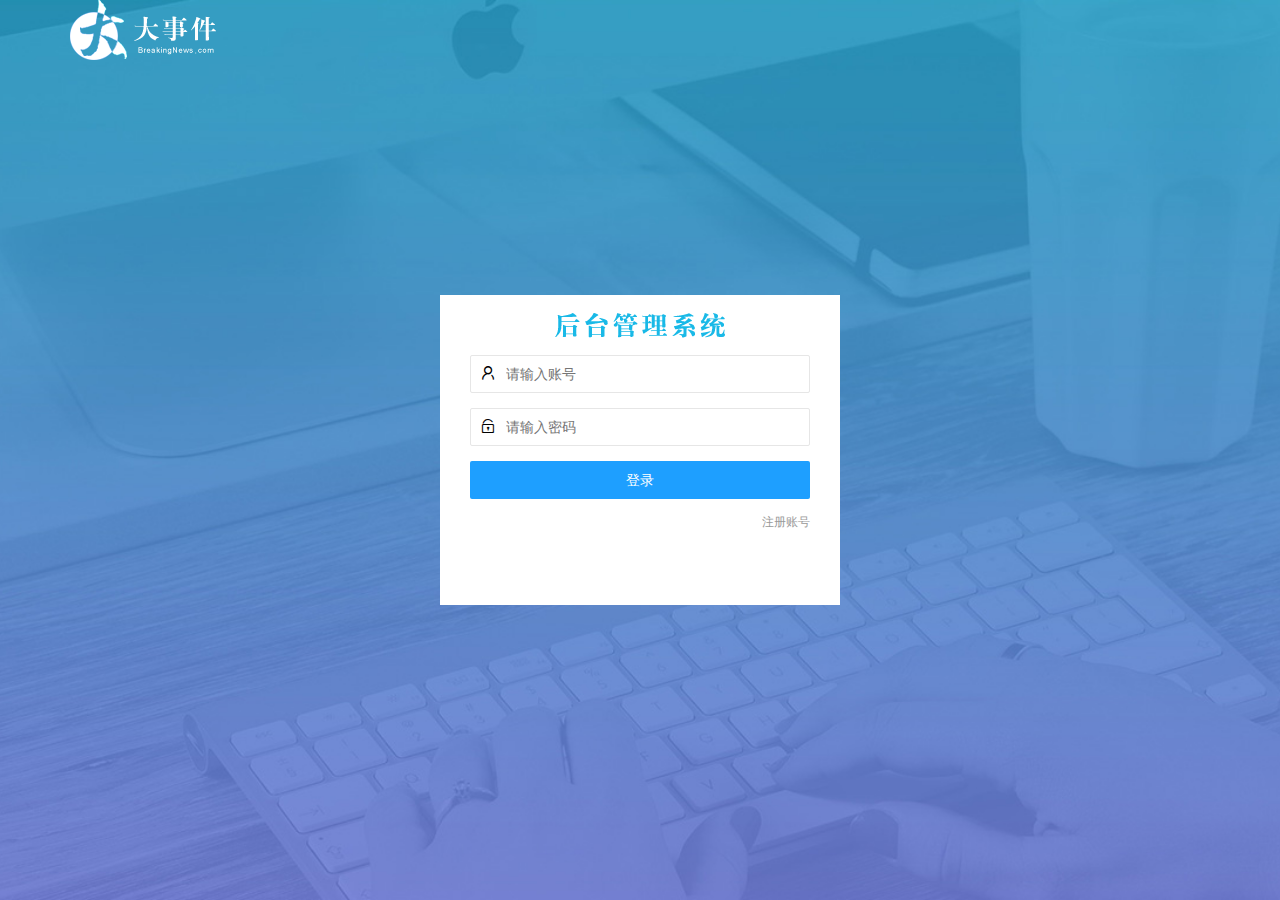
<file: login.html>
<!DOCTYPE html>
<html lang="en">
  <head>
    <meta charset="UTF-8" />
    <meta http-equiv="X-UA-Compatible" content="IE=edge" />
    <meta name="viewport" content="width=device-width, initial-scale=1.0" />
    <title>大事件—登录页面</title>
    <!-- 导入LayUI css  -->
    <link rel="stylesheet" href="assets/lib/layui/css/layui.css" />
    <!-- 导入login css  -->
    <link rel="stylesheet" href="assets/css/login.css" />
  </head>
  <body>
    <!-- 头部logo  -->
    <div class="layui-main">
      <img src="assets/images/logo.png" alt="大事件" />
    </div>
    <!-- 登录注册区域 loginAndRegBox -->
    <div class="loginAndRegBox">
      <!-- 标题 title_box-->
      <div class="title_box"></div>
      <!-- 登录模块 login_box -->
      <div class="login_box">
        <!-- 登录表单 -->
        <form class="layui-form" id="form_login">
          <!-- 账号 -->
          <div class="layui-form-item">
            <i class="layui-icon layui-icon-username"></i>
            <input
              type="text"
              name="username"
              required
              lay-verify="required"
              placeholder="请输入账号"
              autocomplete="off"
              class="layui-input"
            />
          </div>
          <!-- 密码 -->
          <div class="layui-form-item">
            <i class="layui-icon layui-icon-password"></i>
            <input
              type="password"
              name="password"
              required
              lay-verify="required|pwd"
              placeholder="请输入密码"
              autocomplete="off"
              class="layui-input"
            />
          </div>
          <!-- 提交按钮 -->
          <div class="layui-form-item">
            <button
              class="layui-btn layui-btn-fluid layui-btn-normal"
              lay-submit
            >
              登录
            </button>
          </div>
          <!-- 注册账号  -->
          <div class="layui-form-item">
            <a href="javascript:;" id="link_reg">注册账号</a>
          </div>
        </form>
      </div>
      <!-- 注册模块 reg_box -->
      <div class="reg_box">
        <!-- 注册表单 -->
        <form class="layui-form" id="form_reg">
          <!-- 账号 -->
          <div class="layui-form-item">
            <i class="layui-icon layui-icon-username"></i>
            <input
              type="text"
              name="username"
              required
              lay-verify="required"
              placeholder="请输入账号"
              autocomplete="off"
              class="layui-input"
            />
          </div>
          <!-- 密码 -->
          <div class="layui-form-item">
            <i class="layui-icon layui-icon-password"></i>
            <input
              type="password"
              name="password"
              required
              lay-verify="required|pwd"
              placeholder="请输入密码"
              autocomplete="off"
              class="layui-input"
              id="pwd"
            />
          </div>
          <!-- 确认密码 -->
          <div class="layui-form-item">
            <i class="layui-icon layui-icon-password"></i>
            <input
              type="password"
              name="repassword"
              required
              lay-verify="required|repwd"
              placeholder="请再次输入密码"
              autocomplete="off"
              class="layui-input"
            />
          </div>
          <!-- 提交按钮 -->
          <div class="layui-form-item">
            <button
              class="layui-btn layui-btn-fluid layui-btn-normal"
              lay-submit
            >
              注册账号
            </button>
          </div>
          <!-- 登录账号  -->
          <div class="layui-form-item">
            <a href="javascript:;" id="link_login">去登录</a>
          </div>
        </form>
      </div>
    </div>
    <!-- 导入layui js文件  -->
    <script src="assets/lib/layui/layui.all.js"></script>
    <!-- 导入 jquery 文件 -->
    <script src="assets/lib/jquery.js"></script>
    <!-- 导入封装的baseAPI js文件  -->
    <script src="assets/js/baseAPI.js"></script>
    <!-- 导入 login js文件 -->
    <script src="assets/js/login.js"></script>
  </body>
</html>
</file>
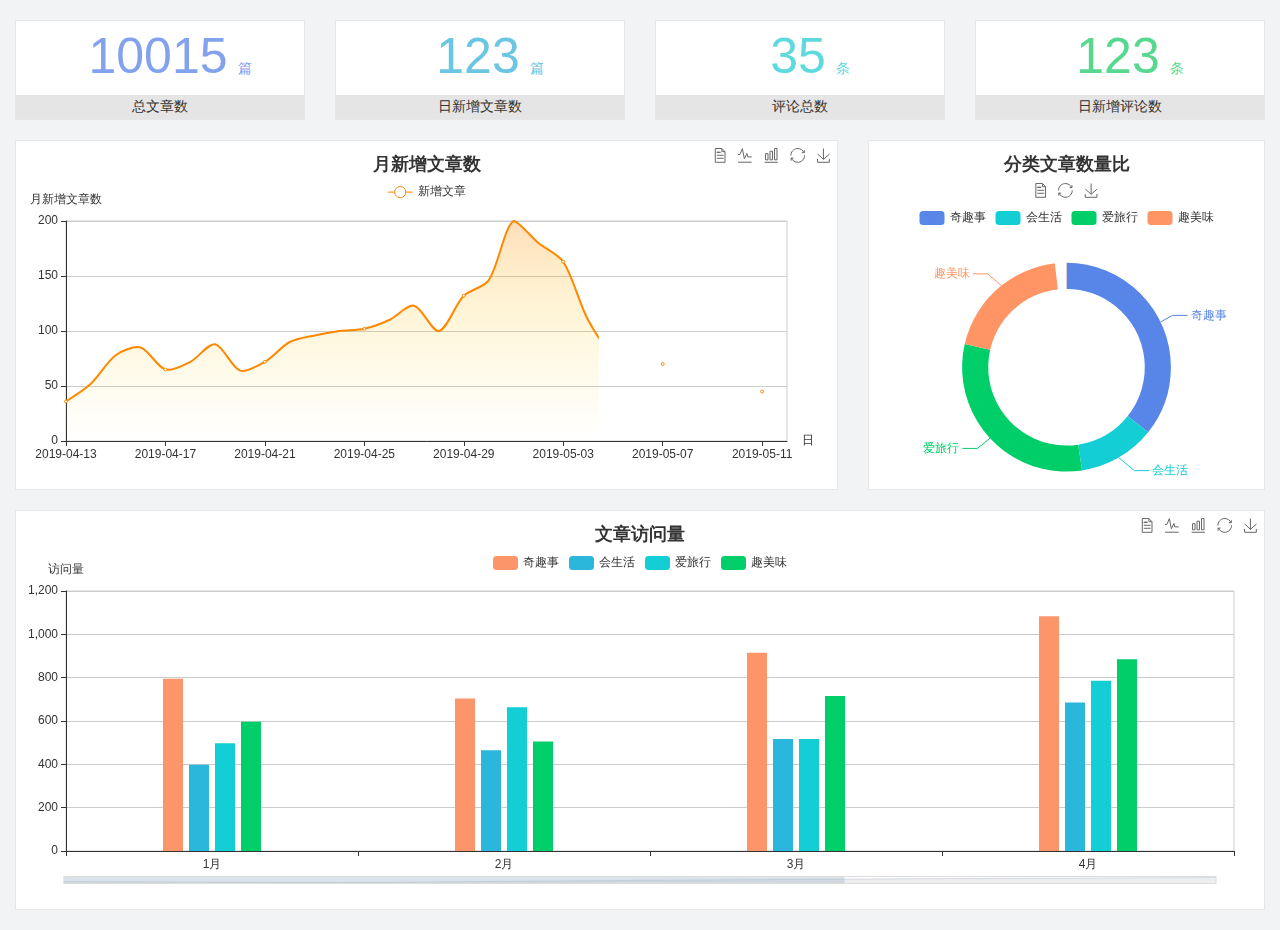
<file: home/dashboard.html>
<!DOCTYPE html>
<html lang="en">

<head>
  <meta charset="UTF-8">
  <meta name="viewport" content="width=device-width, initial-scale=1.0">
  <meta http-equiv="X-UA-Compatible" content="ie=edge">
  <title>图表统计</title>
  <link rel="stylesheet" href="../../assets/lib/bootstrap.css" />
  <link rel="stylesheet" href="../../assets/lib/main.css" />
  <script src="../../assets/lib/jquery.js"></script>
  <script type="text/javascript" src="../../assets/lib/echarts.min.js"></script>
</head>

<body>
  <div class="container-fluid">
    <div class="row spannel_list">
      <div class="col-sm-3 col-xs-6">
        <div class="spannel">
          <em>10015</em><span>篇</span>
          <b>总文章数</b>
        </div>
      </div>
      <div class="col-sm-3 col-xs-6">
        <div class="spannel scolor01">
          <em>123</em><span>篇</span>
          <b>日新增文章数</b>
        </div>
      </div>
      <div class="col-sm-3 col-xs-6">
        <div class="spannel scolor02">
          <em>35</em><span>条</span>
          <b>评论总数</b>
        </div>
      </div>
      <div class="col-sm-3 col-xs-6">
        <div class="spannel scolor03">
          <em>123</em><span>条</span>
          <b>日新增评论数</b>
        </div>
      </div>
    </div>
  </div>

  <div class="container-fluid">
    <div class="row curve-pie">
      <div class="col-lg-8 col-md-8">
        <div class="gragh_pannel" id="curve_show"></div>
      </div>
      <div class="col-lg-4 col-md-4">
        <div class="gragh_pannel" id="pie_show"></div>
      </div>
    </div>
  </div>

  <div class="container-fluid">
    <div class="column_pannel" id="column_show"></div>
  </div>

  <script>
    var oChart = echarts.init(document.getElementById('curve_show'));
    var aList_all = [
      { 'count': 36, 'date': '2019-04-13' },
      { 'count': 52, 'date': '2019-04-14' },
      { 'count': 78, 'date': '2019-04-15' },
      { 'count': 85, 'date': '2019-04-16' },
      { 'count': 65, 'date': '2019-04-17' },
      { 'count': 72, 'date': '2019-04-18' },
      { 'count': 88, 'date': '2019-04-19' },
      { 'count': 64, 'date': '2019-04-20' },
      { 'count': 72, 'date': '2019-04-21' },
      { 'count': 90, 'date': '2019-04-22' },
      { 'count': 96, 'date': '2019-04-23' },
      { 'count': 100, 'date': '2019-04-24' },
      { 'count': 102, 'date': '2019-04-25' },
      { 'count': 110, 'date': '2019-04-26' },
      { 'count': 123, 'date': '2019-04-27' },
      { 'count': 100, 'date': '2019-04-28' },
      { 'count': 132, 'date': '2019-04-29' },
      { 'count': 146, 'date': '2019-04-30' },
      { 'count': 200, 'date': '2019-05-01' },
      { 'count': 180, 'date': '2019-05-02' },
      { 'count': 163, 'date': '2019-05-03' },
      { 'count': 110, 'date': '2019-05-04' },
      { 'count': 80, 'date': '2019-05-05' },
      { 'count': 82, 'date': '2019-05-06' },
      { 'count': 70, 'date': '2019-05-07' },
      { 'count': 65, 'date': '2019-05-08' },
      { 'count': 54, 'date': '2019-05-09' },
      { 'count': 40, 'date': '2019-05-10' },
      { 'count': 45, 'date': '2019-05-11' },
      { 'count': 38, 'date': '2019-05-12' },
    ];

    let aCount = [];
    let aDate = [];

    for (var i = 0; i < aList_all.length; i++) {
      aCount.push(aList_all[i].count);
      aDate.push(aList_all[i].date);
    }

    var chartopt = {
      title: {
        text: '月新增文章数',
        left: 'center',
        top: '10'
      },
      tooltip: {
        trigger: 'axis'
      },
      legend: {
        data: ['新增文章'],
        top: '40'
      },
      toolbox: {
        show: true,
        feature: {
          mark: { show: true },
          dataView: { show: true, readOnly: false },
          magicType: { show: true, type: ['line', 'bar'] },
          restore: { show: true },
          saveAsImage: { show: true }
        }
      },
      calculable: true,
      xAxis: [
        {
          name: '日',
          type: 'category',
          boundaryGap: false,
          data: aDate
        }
      ],
      yAxis: [
        {
          name: '月新增文章数',
          type: 'value'
        }
      ],
      series: [
        {
          name: '新增文章',
          type: 'line',
          smooth: true,
          itemStyle: { normal: { areaStyle: { type: 'default' }, color: '#f80' }, lineStyle: { color: '#f80' } },
          data: aCount
        }],
      areaStyle: {
        normal: {
          color: new echarts.graphic.LinearGradient(0, 0, 0, 1, [{
            offset: 0,
            color: 'rgba(255,136,0,0.39)'
          }, {
            offset: .34,
            color: 'rgba(255,180,0,0.25)'
          }, {
            offset: 1,
            color: 'rgba(255,222,0,0.00)'
          }])

        }
      },
      grid: {
        show: true,
        x: 50,
        x2: 50,
        y: 80,
        height: 220
      }
    };

    oChart.setOption(chartopt);


    var oPie = echarts.init(document.getElementById('pie_show'));
    var oPieopt =
    {
      title: {
        top: 10,
        text: '分类文章数量比',
        x: 'center'
      },
      tooltip: {
        trigger: 'item',
        formatter: "{a} <br/>{b} : {c} ({d}%)"
      },
      color: ['#5885e8', '#13cfd5', '#00ce68', '#ff9565'],
      legend: {
        x: 'center',
        top: 65,
        data: ['奇趣事', '会生活', '爱旅行', '趣美味']
      },
      toolbox: {
        show: true,
        x: 'center',
        top: 35,
        feature: {
          mark: { show: true },
          dataView: { show: true, readOnly: false },
          magicType: {
            show: true,
            type: ['pie', 'funnel'],
            option: {
              funnel: {
                x: '25%',
                width: '50%',
                funnelAlign: 'left',
                max: 1548
              }
            }
          },
          restore: { show: true },
          saveAsImage: { show: true }
        }
      },
      calculable: true,
      series: [
        {
          name: '访问来源',
          type: 'pie',
          radius: ['45%', '60%'],
          center: ['50%', '65%'],
          data: [
            { value: 300, name: '奇趣事' },
            { value: 100, name: '会生活' },
            { value: 260, name: '爱旅行' },
            { value: 180, name: '趣美味' }
          ]
        }
      ]
    };
    oPie.setOption(oPieopt);



    var oColumn = this.echarts.init(document.getElementById('column_show'));
    var oColumnopt =
    {
      title: {
        text: '文章访问量',
        left: 'center',
        top: '10'
      },
      tooltip: {
        trigger: 'axis'
      },
      legend: {
        data: ['奇趣事', '会生活', '爱旅行', '趣美味'],
        top: '40'
      },
      toolbox: {
        show: true,
        feature: {
          mark: { show: true },
          dataView: { show: true, readOnly: false },
          magicType: { show: true, type: ['line', 'bar'] },
          restore: { show: true },
          saveAsImage: { show: true }
        }
      },
      calculable: true,
      xAxis: [
        {
          type: 'category',
          data: ['1月', '2月', '3月', '4月', '5月']
        }
      ],
      yAxis: [
        {
          name: '访问量',
          type: 'value'
        }
      ],
      series: [
        {
          name: '奇趣事',
          type: 'bar',
          barWidth: 20,
          itemStyle: {
            normal: { areaStyle: { type: 'default' }, color: '#fd956a' }
          },
          data: [800, 708, 920, 1090, 1200]
        },
        {
          name: '会生活',
          type: 'bar',
          barWidth: 20,
          itemStyle: {
            normal: { areaStyle: { type: 'default' }, color: '#2bb6db' }
          },
          data: [400, 468, 520, 690, 800]
        },
        {
          name: '爱旅行',
          type: 'bar',
          barWidth: 20,
          itemStyle: {
            normal: { areaStyle: { type: 'default' }, color: '#13cfd5' }
          },
          data: [500, 668, 520, 790, 900]
        },
        {
          name: '趣美味',
          type: 'bar',
          barWidth: 20,
          itemStyle: {
            normal: { areaStyle: { type: 'default' }, color: '#00ce68' }
          },
          data: [600, 508, 720, 890, 1000]
        }
      ],
      grid: {
        show: true,
        x: 50,
        x2: 30,
        y: 80,
        height: 260
      },
      dataZoom: [//给x轴设置滚动条
        {
          start: 0,//默认为0
          end: 100 - 1000 / 31,//默认为100
          type: 'slider',
          show: true,
          xAxisIndex: [0],
          handleSize: 0,//滑动条的 左右2个滑动条的大小
          height: 8,//组件高度
          left: 45, //左边的距离
          right: 50,//右边的距离
          bottom: 26,//右边的距离
          handleColor: '#ddd',//h滑动图标的颜色
          handleStyle: {
            borderColor: "#cacaca",
            borderWidth: "1",
            shadowBlur: 2,
            background: "#ddd",
            shadowColor: "#ddd",
          }
        }]
    };
    oColumn.setOption(oColumnopt);
  </script>
</body>

</html>
</file>
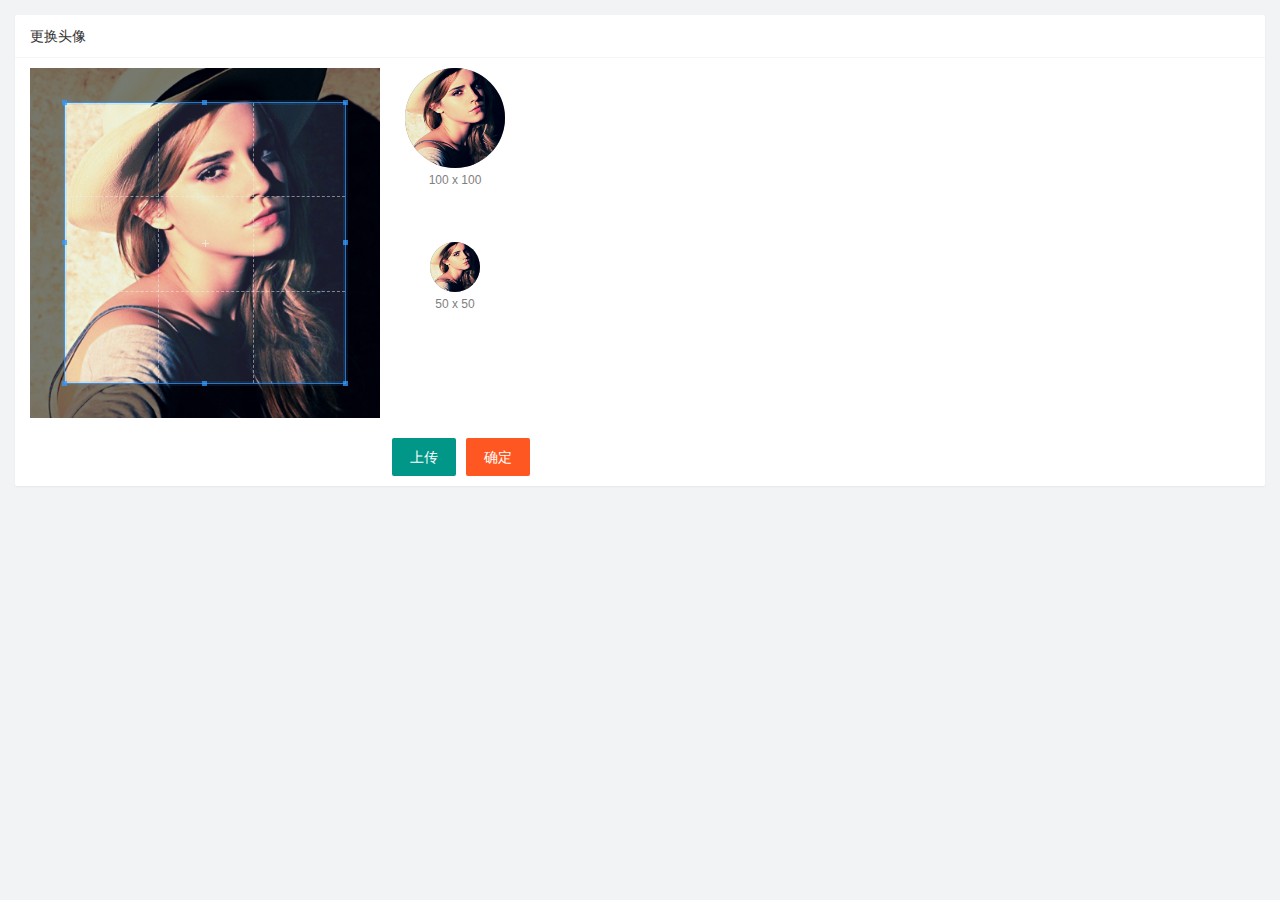
<file: user/user_avatar.html>
<!DOCTYPE html>
<html lang="en">
  <head>
    <meta charset="UTF-8" />
    <meta http-equiv="X-UA-Compatible" content="IE=edge" />
    <meta name="viewport" content="width=device-width, initial-scale=1.0" />
    <title>Document</title>
    <!-- 导入layui  -->
    <link rel="stylesheet" href="/assets/lib/layui/css/layui.css" />
    <!-- 导入user_avatar  -->
    <link rel="stylesheet" href="/assets/css/user/user_avatar.css" />
    <!-- 导入cropper  -->
    <link rel="stylesheet" href="/assets/lib/cropper/cropper.css" />
  </head>
  <body>
    <div class="layui-card">
      <div class="layui-card-header">更换头像</div>
      <div class="layui-card-body">
        <!-- 第一行的图片裁剪和预览区域 -->
        <div class="row1">
          <!-- 图片裁剪区域 -->
          <div class="cropper-box">
            <!-- 这个 img 标签很重要，将来会把它初始化为裁剪区域 -->
            <img id="image" src="/assets/images/sample.jpg" />
          </div>
          <!-- 图片的预览区域 -->
          <div class="preview-box">
            <div>
              <!-- 宽高为 100px 的预览区域 -->
              <div class="img-preview w100"></div>
              <p class="size">100 x 100</p>
            </div>
            <div>
              <!-- 宽高为 50px 的预览区域 -->
              <div class="img-preview w50"></div>
              <p class="size">50 x 50</p>
            </div>
          </div>
        </div>
        <!-- 第二行的按钮区域 -->
        <div class="row2">
          <!-- 可以通过accept属性来指定用户可以选择上传什么类型的图片 -->
          <input
            type="file"
            id="file"
            accept="image/png,image/jpg,image/jpeg,image/gif"
          />
          <button type="button" class="layui-btn" id="btnChooseImage">
            上传
          </button>
          <button
            type="button"
            class="layui-btn layui-btn-danger"
            id="btnUpload"
          >
            确定
          </button>
        </div>
      </div>
    </div>
    <script src="/assets/lib/layui/layui.all.js"></script>
    <script src="/assets/lib/jquery.js"></script>
    <script src="/assets/lib/cropper/Cropper.js"></script>
    <script src="/assets/lib/cropper/jquery-cropper.js"></script>
    <script src="/assets/js/baseAPI.js"></script>
    <script src="/assets/js/user/user_avatar.js"></script>
  </body>
</html>
</file>
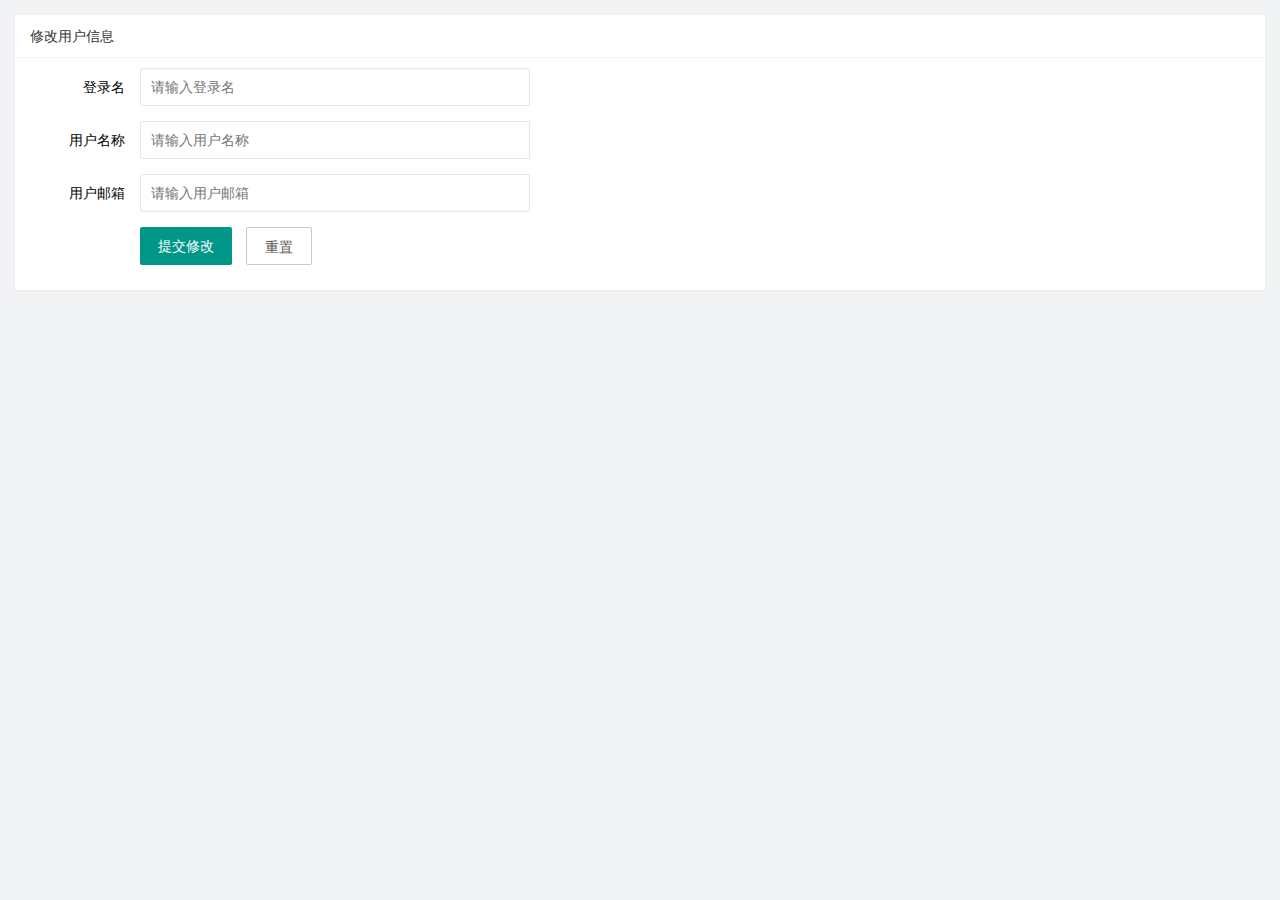
<file: user/user_info.html>
<!DOCTYPE html>
<html lang="en">
  <head>
    <meta charset="UTF-8" />
    <meta http-equiv="X-UA-Compatible" content="IE=edge" />
    <meta name="viewport" content="width=device-width, initial-scale=1.0" />
    <title>个人信息</title>
    <!-- 导入layui样式 -->
    <link rel="stylesheet" href="/assets/lib/layui/css/layui.css" />
    <!-- 导入user_info 样式 -->
    <link rel="stylesheet" href="/assets/css/user/user_info.css" />
  </head>
  <body>
    <!-- 卡片区域 -->
    <div class="layui-card">
      <div class="layui-card-header">修改用户信息</div>
      <div class="layui-card-body">
        <!-- form表单 -->
        <form class="layui-form" lay-filter="formUserInfo">
          <!-- 隐藏 -->
          <input type="hidden" name="id" value="" />
          <div class="layui-form-item">
            <label class="layui-form-label">登录名</label>
            <div class="layui-input-block">
              <input
                type="text"
                name="username"
                required
                lay-verify="required|nickname"
                placeholder="请输入登录名"
                autocomplete="off"
                class="layui-input"
                readonly
              />
            </div>
          </div>
          <div class="layui-form-item">
            <label class="layui-form-label">用户名称</label>
            <div class="layui-input-block">
              <input
                type="text"
                name="nickname"
                required
                lay-verify="required"
                placeholder="请输入用户名称"
                autocomplete="off"
                class="layui-input"
              />
            </div>
          </div>
          <div class="layui-form-item">
            <label class="layui-form-label">用户邮箱</label>
            <div class="layui-input-block">
              <input
                type="text"
                name="email"
                required
                lay-verify="required|email"
                placeholder="请输入用户邮箱"
                autocomplete="off"
                class="layui-input"
              />
            </div>
          </div>
          <div class="layui-form-item">
            <div class="layui-input-block">
              <button class="layui-btn" lay-submit lay-filter="formDemo" >
                提交修改
              </button>
              <button type="reset" class="layui-btn layui-btn-primary" id="btnReset">
                重置
              </button>
            </div>
          </div>
        </form>
      </div>
    </div>

    <!-- 导入layui JS文件 -->
    <script src="/assets/lib/layui/layui.all.js"></script>
    <!-- 导入JQuery JS文件  -->
    <script src="/assets/lib/jquery.js"></script>
    <!-- 导入baseAPI JS文件 -->
    <script src="/assets/js/baseAPI.js"></script>
    <!-- 导入 user_info JS文件 -->
    <script src="/assets/js/user/user_info.js"></script>
  </body>
</html>
</file>
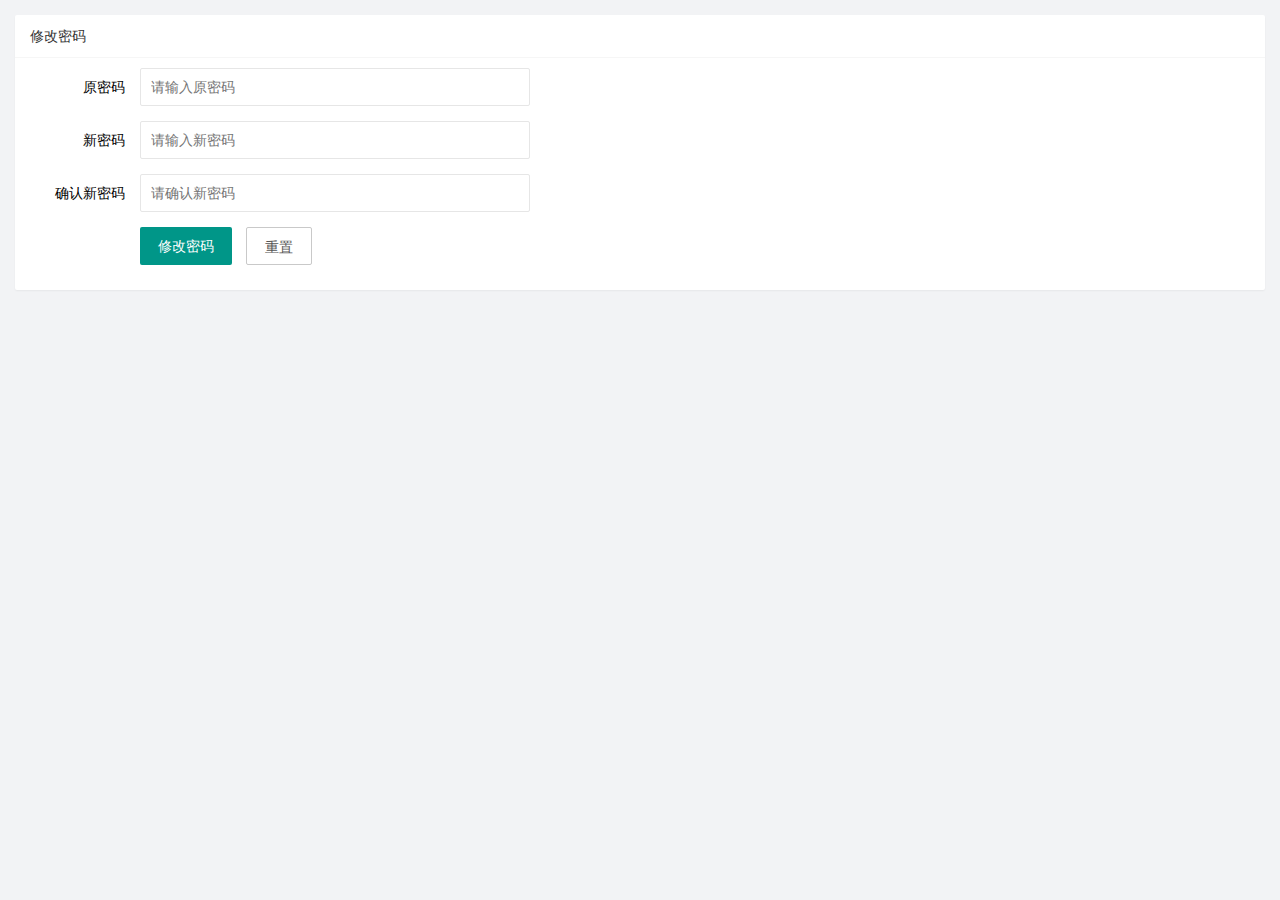
<file: user/user_pwd.html>
<!DOCTYPE html>
<html lang="en">
  <head>
    <meta charset="UTF-8" />
    <meta http-equiv="X-UA-Compatible" content="IE=edge" />
    <meta name="viewport" content="width=device-width, initial-scale=1.0" />
    <title>Document</title>
    <!-- 导入layui css -->
    <link rel="stylesheet" href="/assets/lib/layui/css/layui.css" />
    <!-- 导入user_pwd css  -->
    <link rel="stylesheet" href="/assets/css/user/user_pwd.css" />
  </head>
  <body>
    <div class="layui-card">
      <div class="layui-card-header">修改密码</div>
      <div class="layui-card-body">
        <form class="layui-form" action="">
          <div class="layui-form-item">
            <label class="layui-form-label">原密码</label>
            <div class="layui-input-block">
              <input
                type="password"
                name="oldPwd"
                required
                lay-verify="required|pwd"
                placeholder="请输入原密码"
                autocomplete="off"
                class="layui-input"
              />
            </div>
          </div>
          <div class="layui-form-item">
            <label class="layui-form-label">新密码</label>
            <div class="layui-input-block">
              <input
                type="password"
                name="newPwd"
                required
                lay-verify="required|pwd|samePwd"
                placeholder="请输入新密码"
                autocomplete="off"
                class="layui-input"
              />
            </div>
          </div>
          <div class="layui-form-item">
            <label class="layui-form-label">确认新密码</label>
            <div class="layui-input-block">
              <input
                type="password"
                name="rePwd"
                required
                lay-verify="required|pwd|rePwd"
                placeholder="请确认新密码"
                autocomplete="off"
                class="layui-input"
              />
            </div>
          </div>
          <div class="layui-form-item">
            <div class="layui-input-block">
              <button class="layui-btn" lay-submit lay-filter="formDemo">
                修改密码
              </button>
              <button type="reset" class="layui-btn layui-btn-primary">
                重置
              </button>
            </div>
          </div>
        </form>
      </div>
    </div>
    <!-- 导入layui js  -->
    <script src="/assets/lib/layui/layui.all.js"></script>
    <!-- 导入jquery js  -->
    <script src="/assets/lib/jquery.js"></script>
    <!-- 导入baseAPI JS  -->
    <script src="/assets/js/baseAPI.js"></script>
    <!-- 导入user_pwd js  -->
    <script src="/assets/js//user/user_pwd.js"></script>
  </body>
</html>
</file>
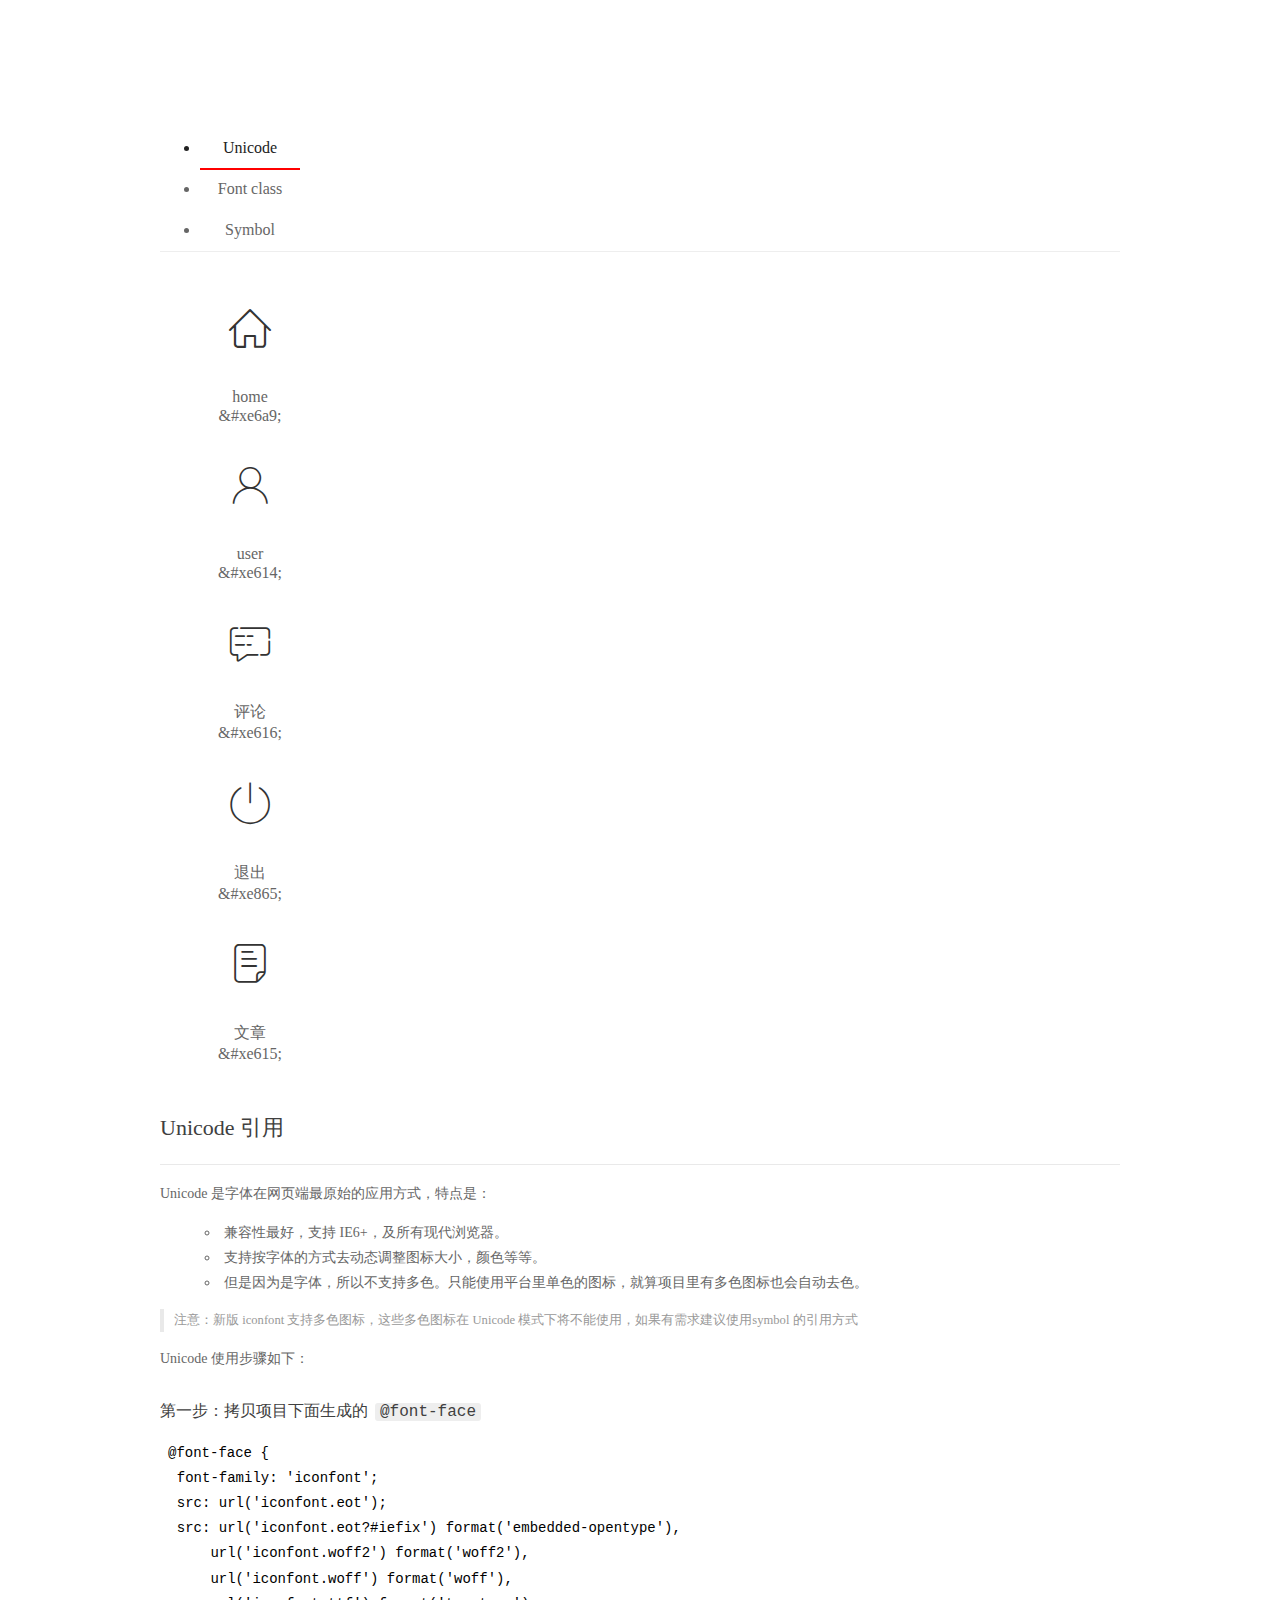
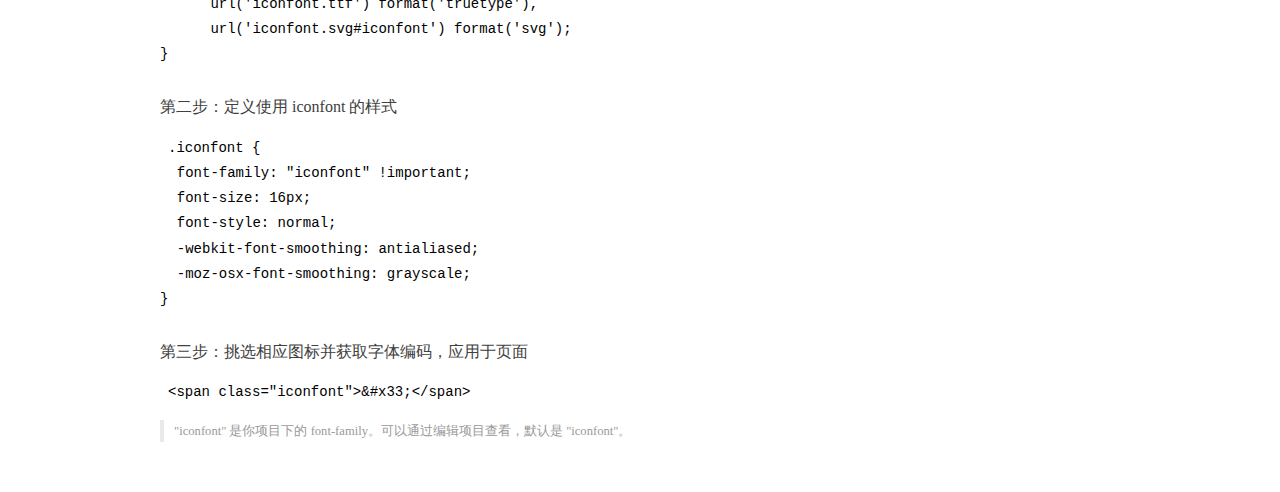
<file: assets/fonts/demo_index.html>
<!DOCTYPE html>
<html>
<head>
  <meta charset="utf-8"/>
  <title>IconFont Demo</title>
  <link rel="shortcut icon" href="https://gtms04.alicdn.com/tps/i4/TB1_oz6GVXXXXaFXpXXJDFnIXXX-64-64.ico" type="image/x-icon"/>
  <link rel="stylesheet" href="https://g.alicdn.com/thx/cube/1.3.2/cube.min.css">
  <link rel="stylesheet" href="demo.css">
  <link rel="stylesheet" href="iconfont.css">
  <script src="iconfont.js"></script>
  <!-- jQuery -->
  <script src="https://a1.alicdn.com/oss/uploads/2018/12/26/7bfddb60-08e8-11e9-9b04-53e73bb6408b.js"></script>
  <!-- 代码高亮 -->
  <script src="https://a1.alicdn.com/oss/uploads/2018/12/26/a3f714d0-08e6-11e9-8a15-ebf944d7534c.js"></script>
</head>
<body>
  <div class="main">
    <h1 class="logo"><a href="https://www.iconfont.cn/" title="iconfont 首页" target="_blank">&#xe86b;</a></h1>
    <div class="nav-tabs">
      <ul id="tabs" class="dib-box">
        <li class="dib active"><span>Unicode</span></li>
        <li class="dib"><span>Font class</span></li>
        <li class="dib"><span>Symbol</span></li>
      </ul>
      
    </div>
    <div class="tab-container">
      <div class="content unicode" style="display: block;">
          <ul class="icon_lists dib-box">
          
            <li class="dib">
              <span class="icon iconfont">&#xe6a9;</span>
                <div class="name">home</div>
                <div class="code-name">&amp;#xe6a9;</div>
              </li>
          
            <li class="dib">
              <span class="icon iconfont">&#xe614;</span>
                <div class="name">user</div>
                <div class="code-name">&amp;#xe614;</div>
              </li>
          
            <li class="dib">
              <span class="icon iconfont">&#xe616;</span>
                <div class="name">评论</div>
                <div class="code-name">&amp;#xe616;</div>
              </li>
          
            <li class="dib">
              <span class="icon iconfont">&#xe865;</span>
                <div class="name">退出</div>
                <div class="code-name">&amp;#xe865;</div>
              </li>
          
            <li class="dib">
              <span class="icon iconfont">&#xe615;</span>
                <div class="name">文章</div>
                <div class="code-name">&amp;#xe615;</div>
              </li>
          
          </ul>
          <div class="article markdown">
          <h2 id="unicode-">Unicode 引用</h2>
          <hr>

          <p>Unicode 是字体在网页端最原始的应用方式，特点是：</p>
          <ul>
            <li>兼容性最好，支持 IE6+，及所有现代浏览器。</li>
            <li>支持按字体的方式去动态调整图标大小，颜色等等。</li>
            <li>但是因为是字体，所以不支持多色。只能使用平台里单色的图标，就算项目里有多色图标也会自动去色。</li>
          </ul>
          <blockquote>
            <p>注意：新版 iconfont 支持多色图标，这些多色图标在 Unicode 模式下将不能使用，如果有需求建议使用symbol 的引用方式</p>
          </blockquote>
          <p>Unicode 使用步骤如下：</p>
          <h3 id="-font-face">第一步：拷贝项目下面生成的 <code>@font-face</code></h3>
<pre><code class="language-css"
>@font-face {
  font-family: 'iconfont';
  src: url('iconfont.eot');
  src: url('iconfont.eot?#iefix') format('embedded-opentype'),
      url('iconfont.woff2') format('woff2'),
      url('iconfont.woff') format('woff'),
      url('iconfont.ttf') format('truetype'),
      url('iconfont.svg#iconfont') format('svg');
}
</code></pre>
          <h3 id="-iconfont-">第二步：定义使用 iconfont 的样式</h3>
<pre><code class="language-css"
>.iconfont {
  font-family: "iconfont" !important;
  font-size: 16px;
  font-style: normal;
  -webkit-font-smoothing: antialiased;
  -moz-osx-font-smoothing: grayscale;
}
</code></pre>
          <h3 id="-">第三步：挑选相应图标并获取字体编码，应用于页面</h3>
<pre>
<code class="language-html"
>&lt;span class="iconfont"&gt;&amp;#x33;&lt;/span&gt;
</code></pre>
          <blockquote>
            <p>"iconfont" 是你项目下的 font-family。可以通过编辑项目查看，默认是 "iconfont"。</p>
          </blockquote>
          </div>
      </div>
      <div class="content font-class">
        <ul class="icon_lists dib-box">
          
          <li class="dib">
            <span class="icon iconfont icon-home"></span>
            <div class="name">
              home
            </div>
            <div class="code-name">.icon-home
            </div>
          </li>
          
          <li class="dib">
            <span class="icon iconfont icon-user"></span>
            <div class="name">
              user
            </div>
            <div class="code-name">.icon-user
            </div>
          </li>
          
          <li class="dib">
            <span class="icon iconfont icon-pinglun"></span>
            <div class="name">
              评论
            </div>
            <div class="code-name">.icon-pinglun
            </div>
          </li>
          
          <li class="dib">
            <span class="icon iconfont icon-tuichu"></span>
            <div class="name">
              退出
            </div>
            <div class="code-name">.icon-tuichu
            </div>
          </li>
          
          <li class="dib">
            <span class="icon iconfont icon-16"></span>
            <div class="name">
              文章
            </div>
            <div class="code-name">.icon-16
            </div>
          </li>
          
        </ul>
        <div class="article markdown">
        <h2 id="font-class-">font-class 引用</h2>
        <hr>

        <p>font-class 是 Unicode 使用方式的一种变种，主要是解决 Unicode 书写不直观，语意不明确的问题。</p>
        <p>与 Unicode 使用方式相比，具有如下特点：</p>
        <ul>
          <li>兼容性良好，支持 IE8+，及所有现代浏览器。</li>
          <li>相比于 Unicode 语意明确，书写更直观。可以很容易分辨这个 icon 是什么。</li>
          <li>因为使用 class 来定义图标，所以当要替换图标时，只需要修改 class 里面的 Unicode 引用。</li>
          <li>不过因为本质上还是使用的字体，所以多色图标还是不支持的。</li>
        </ul>
        <p>使用步骤如下：</p>
        <h3 id="-fontclass-">第一步：引入项目下面生成的 fontclass 代码：</h3>
<pre><code class="language-html">&lt;link rel="stylesheet" href="./iconfont.css"&gt;
</code></pre>
        <h3 id="-">第二步：挑选相应图标并获取类名，应用于页面：</h3>
<pre><code class="language-html">&lt;span class="iconfont icon-xxx"&gt;&lt;/span&gt;
</code></pre>
        <blockquote>
          <p>"
            iconfont" 是你项目下的 font-family。可以通过编辑项目查看，默认是 "iconfont"。</p>
        </blockquote>
      </div>
      </div>
      <div class="content symbol">
          <ul class="icon_lists dib-box">
          
            <li class="dib">
                <svg class="icon svg-icon" aria-hidden="true">
                  <use xlink:href="#icon-home"></use>
                </svg>
                <div class="name">home</div>
                <div class="code-name">#icon-home</div>
            </li>
          
            <li class="dib">
                <svg class="icon svg-icon" aria-hidden="true">
                  <use xlink:href="#icon-user"></use>
                </svg>
                <div class="name">user</div>
                <div class="code-name">#icon-user</div>
            </li>
          
            <li class="dib">
                <svg class="icon svg-icon" aria-hidden="true">
                  <use xlink:href="#icon-pinglun"></use>
                </svg>
                <div class="name">评论</div>
                <div class="code-name">#icon-pinglun</div>
            </li>
          
            <li class="dib">
                <svg class="icon svg-icon" aria-hidden="true">
                  <use xlink:href="#icon-tuichu"></use>
                </svg>
                <div class="name">退出</div>
                <div class="code-name">#icon-tuichu</div>
            </li>
          
            <li class="dib">
                <svg class="icon svg-icon" aria-hidden="true">
                  <use xlink:href="#icon-16"></use>
                </svg>
                <div class="name">文章</div>
                <div class="code-name">#icon-16</div>
            </li>
          
          </ul>
          <div class="article markdown">
          <h2 id="symbol-">Symbol 引用</h2>
          <hr>

          <p>这是一种全新的使用方式，应该说这才是未来的主流，也是平台目前推荐的用法。相关介绍可以参考这篇<a href="">文章</a>
            这种用法其实是做了一个 SVG 的集合，与另外两种相比具有如下特点：</p>
          <ul>
            <li>支持多色图标了，不再受单色限制。</li>
            <li>通过一些技巧，支持像字体那样，通过 <code>font-size</code>, <code>color</code> 来调整样式。</li>
            <li>兼容性较差，支持 IE9+，及现代浏览器。</li>
            <li>浏览器渲染 SVG 的性能一般，还不如 png。</li>
          </ul>
          <p>使用步骤如下：</p>
          <h3 id="-symbol-">第一步：引入项目下面生成的 symbol 代码：</h3>
<pre><code class="language-html">&lt;script src="./iconfont.js"&gt;&lt;/script&gt;
</code></pre>
          <h3 id="-css-">第二步：加入通用 CSS 代码（引入一次就行）：</h3>
<pre><code class="language-html">&lt;style&gt;
.icon {
  width: 1em;
  height: 1em;
  vertical-align: -0.15em;
  fill: currentColor;
  overflow: hidden;
}
&lt;/style&gt;
</code></pre>
          <h3 id="-">第三步：挑选相应图标并获取类名，应用于页面：</h3>
<pre><code class="language-html">&lt;svg class="icon" aria-hidden="true"&gt;
  &lt;use xlink:href="#icon-xxx"&gt;&lt;/use&gt;
&lt;/svg&gt;
</code></pre>
          </div>
      </div>

    </div>
  </div>
  <script>
  $(document).ready(function () {
      $('.tab-container .content:first').show()

      $('#tabs li').click(function (e) {
        var tabContent = $('.tab-container .content')
        var index = $(this).index()

        if ($(this).hasClass('active')) {
          return
        } else {
          $('#tabs li').removeClass('active')
          $(this).addClass('active')

          tabContent.hide().eq(index).fadeIn()
        }
      })
    })
  </script>
</body>
</html>
</file>
<file: assets/lib/layui/css/layui.css>
/** layui-v2.5.5 MIT License By https://www.layui.com */
.layui-inline,
img {
  display: inline-block;
  vertical-align: middle;
}
h1,
h2,
h3,
h4,
h5,
h6 {
  font-weight: 400;
}
.layui-edge,
.layui-header,
.layui-inline,
.layui-main {
  position: relative;
}
.layui-body,
.layui-edge,
.layui-elip {
  overflow: hidden;
}
.layui-btn,
.layui-edge,
.layui-inline,
img {
  vertical-align: middle;
}
.layui-btn,
.layui-disabled,
.layui-icon,
.layui-unselect {
  -moz-user-select: none;
  -webkit-user-select: none;
  -ms-user-select: none;
}
.layui-elip,
.layui-form-checkbox span,
.layui-form-pane .layui-form-label {
  text-overflow: ellipsis;
  white-space: nowrap;
}
.layui-breadcrumb,
.layui-tree-btnGroup {
  visibility: hidden;
}
blockquote,
body,
button,
dd,
div,
dl,
dt,
form,
h1,
h2,
h3,
h4,
h5,
h6,
input,
li,
ol,
p,
pre,
td,
textarea,
th,
ul {
  margin: 0;
  padding: 0;
  -webkit-tap-highlight-color: rgba(0, 0, 0, 0);
}
a:active,
a:hover {
  outline: 0;
}
img {
  border: none;
}
li {
  list-style: none;
}
table {
  border-collapse: collapse;
  border-spacing: 0;
}
h4,
h5,
h6 {
  font-size: 100%;
}
button,
input,
optgroup,
option,
select,
textarea {
  font-family: inherit;
  font-size: inherit;
  font-style: inherit;
  font-weight: inherit;
  outline: 0;
}
pre {
  white-space: pre-wrap;
  white-space: -moz-pre-wrap;
  white-space: -pre-wrap;
  white-space: -o-pre-wrap;
  word-wrap: break-word;
}
body {
  line-height: 24px;
  font: 14px Helvetica Neue, Helvetica, PingFang SC, Tahoma, Arial, sans-serif;
}
hr {
  height: 1px;
  margin: 10px 0;
  border: 0;
  clear: both;
}
a {
  color: #333;
  text-decoration: none;
}
a:hover {
  color: #777;
}
a cite {
  font-style: normal;
  *cursor: pointer;
}
.layui-border-box,
.layui-border-box * {
  box-sizing: border-box;
}
.layui-box,
.layui-box * {
  box-sizing: content-box;
}
.layui-clear {
  clear: both;
  *zoom: 1;
}
.layui-clear:after {
  content: "\20";
  clear: both;
  *zoom: 1;
  display: block;
  height: 0;
}
.layui-inline {
  *display: inline;
  *zoom: 1;
}
.layui-edge {
  display: inline-block;
  width: 0;
  height: 0;
  border-width: 6px;
  border-style: dashed;
  border-color: transparent;
}
.layui-edge-top {
  top: -4px;
  border-bottom-color: #999;
  border-bottom-style: solid;
}
.layui-edge-right {
  border-left-color: #999;
  border-left-style: solid;
}
.layui-edge-bottom {
  top: 2px;
  border-top-color: #999;
  border-top-style: solid;
}
.layui-edge-left {
  border-right-color: #999;
  border-right-style: solid;
}
.layui-disabled,
.layui-disabled:hover {
  color: #d2d2d2 !important;
  cursor: not-allowed !important;
}
.layui-circle {
  border-radius: 100%;
}
.layui-show {
  display: block !important;
}
.layui-hide {
  display: none !important;
}
@font-face {
  font-family: layui-icon;
  src: url(../font/iconfont.eot?v=250);
  src: url(../font/iconfont.eot?v=250#iefix) format("embedded-opentype"),
    url(../font/iconfont.woff2?v=250) format("woff2"),
    url(../font/iconfont.woff?v=250) format("woff"),
    url(../font/iconfont.ttf?v=250) format("truetype"),
    url(../font/iconfont.svg?v=250#layui-icon) format("svg");
}
.layui-icon {
  font-family: layui-icon !important;
  font-size: 16px;
  font-style: normal;
  -webkit-font-smoothing: antialiased;
  -moz-osx-font-smoothing: grayscale;
}
.layui-icon-reply-fill:before {
  content: "\e611";
}
.layui-icon-set-fill:before {
  content: "\e614";
}
.layui-icon-menu-fill:before {
  content: "\e60f";
}
.layui-icon-search:before {
  content: "\e615";
}
.layui-icon-share:before {
  content: "\e641";
}
.layui-icon-set-sm:before {
  content: "\e620";
}
.layui-icon-engine:before {
  content: "\e628";
}
.layui-icon-close:before {
  content: "\1006";
}
.layui-icon-close-fill:before {
  content: "\1007";
}
.layui-icon-chart-screen:before {
  content: "\e629";
}
.layui-icon-star:before {
  content: "\e600";
}
.layui-icon-circle-dot:before {
  content: "\e617";
}
.layui-icon-chat:before {
  content: "\e606";
}
.layui-icon-release:before {
  content: "\e609";
}
.layui-icon-list:before {
  content: "\e60a";
}
.layui-icon-chart:before {
  content: "\e62c";
}
.layui-icon-ok-circle:before {
  content: "\1005";
}
.layui-icon-layim-theme:before {
  content: "\e61b";
}
.layui-icon-table:before {
  content: "\e62d";
}
.layui-icon-right:before {
  content: "\e602";
}
.layui-icon-left:before {
  content: "\e603";
}
.layui-icon-cart-simple:before {
  content: "\e698";
}
.layui-icon-face-cry:before {
  content: "\e69c";
}
.layui-icon-face-smile:before {
  content: "\e6af";
}
.layui-icon-survey:before {
  content: "\e6b2";
}
.layui-icon-tree:before {
  content: "\e62e";
}
.layui-icon-upload-circle:before {
  content: "\e62f";
}
.layui-icon-add-circle:before {
  content: "\e61f";
}
.layui-icon-download-circle:before {
  content: "\e601";
}
.layui-icon-templeate-1:before {
  content: "\e630";
}
.layui-icon-util:before {
  content: "\e631";
}
.layui-icon-face-surprised:before {
  content: "\e664";
}
.layui-icon-edit:before {
  content: "\e642";
}
.layui-icon-speaker:before {
  content: "\e645";
}
.layui-icon-down:before {
  content: "\e61a";
}
.layui-icon-file:before {
  content: "\e621";
}
.layui-icon-layouts:before {
  content: "\e632";
}
.layui-icon-rate-half:before {
  content: "\e6c9";
}
.layui-icon-add-circle-fine:before {
  content: "\e608";
}
.layui-icon-prev-circle:before {
  content: "\e633";
}
.layui-icon-read:before {
  content: "\e705";
}
.layui-icon-404:before {
  content: "\e61c";
}
.layui-icon-carousel:before {
  content: "\e634";
}
.layui-icon-help:before {
  content: "\e607";
}
.layui-icon-code-circle:before {
  content: "\e635";
}
.layui-icon-water:before {
  content: "\e636";
}
.layui-icon-username:before {
  content: "\e66f";
}
.layui-icon-find-fill:before {
  content: "\e670";
}
.layui-icon-about:before {
  content: "\e60b";
}
.layui-icon-location:before {
  content: "\e715";
}
.layui-icon-up:before {
  content: "\e619";
}
.layui-icon-pause:before {
  content: "\e651";
}
.layui-icon-date:before {
  content: "\e637";
}
.layui-icon-layim-uploadfile:before {
  content: "\e61d";
}
.layui-icon-delete:before {
  content: "\e640";
}
.layui-icon-play:before {
  content: "\e652";
}
.layui-icon-top:before {
  content: "\e604";
}
.layui-icon-friends:before {
  content: "\e612";
}
.layui-icon-refresh-3:before {
  content: "\e9aa";
}
.layui-icon-ok:before {
  content: "\e605";
}
.layui-icon-layer:before {
  content: "\e638";
}
.layui-icon-face-smile-fine:before {
  content: "\e60c";
}
.layui-icon-dollar:before {
  content: "\e659";
}
.layui-icon-group:before {
  content: "\e613";
}
.layui-icon-layim-download:before {
  content: "\e61e";
}
.layui-icon-picture-fine:before {
  content: "\e60d";
}
.layui-icon-link:before {
  content: "\e64c";
}
.layui-icon-diamond:before {
  content: "\e735";
}
.layui-icon-log:before {
  content: "\e60e";
}
.layui-icon-rate-solid:before {
  content: "\e67a";
}
.layui-icon-fonts-del:before {
  content: "\e64f";
}
.layui-icon-unlink:before {
  content: "\e64d";
}
.layui-icon-fonts-clear:before {
  content: "\e639";
}
.layui-icon-triangle-r:before {
  content: "\e623";
}
.layui-icon-circle:before {
  content: "\e63f";
}
.layui-icon-radio:before {
  content: "\e643";
}
.layui-icon-align-center:before {
  content: "\e647";
}
.layui-icon-align-right:before {
  content: "\e648";
}
.layui-icon-align-left:before {
  content: "\e649";
}
.layui-icon-loading-1:before {
  content: "\e63e";
}
.layui-icon-return:before {
  content: "\e65c";
}
.layui-icon-fonts-strong:before {
  content: "\e62b";
}
.layui-icon-upload:before {
  content: "\e67c";
}
.layui-icon-dialogue:before {
  content: "\e63a";
}
.layui-icon-video:before {
  content: "\e6ed";
}
.layui-icon-headset:before {
  content: "\e6fc";
}
.layui-icon-cellphone-fine:before {
  content: "\e63b";
}
.layui-icon-add-1:before {
  content: "\e654";
}
.layui-icon-face-smile-b:before {
  content: "\e650";
}
.layui-icon-fonts-html:before {
  content: "\e64b";
}
.layui-icon-form:before {
  content: "\e63c";
}
.layui-icon-cart:before {
  content: "\e657";
}
.layui-icon-camera-fill:before {
  content: "\e65d";
}
.layui-icon-tabs:before {
  content: "\e62a";
}
.layui-icon-fonts-code:before {
  content: "\e64e";
}
.layui-icon-fire:before {
  content: "\e756";
}
.layui-icon-set:before {
  content: "\e716";
}
.layui-icon-fonts-u:before {
  content: "\e646";
}
.layui-icon-triangle-d:before {
  content: "\e625";
}
.layui-icon-tips:before {
  content: "\e702";
}
.layui-icon-picture:before {
  content: "\e64a";
}
.layui-icon-more-vertical:before {
  content: "\e671";
}
.layui-icon-flag:before {
  content: "\e66c";
}
.layui-icon-loading:before {
  content: "\e63d";
}
.layui-icon-fonts-i:before {
  content: "\e644";
}
.layui-icon-refresh-1:before {
  content: "\e666";
}
.layui-icon-rmb:before {
  content: "\e65e";
}
.layui-icon-home:before {
  content: "\e68e";
}
.layui-icon-user:before {
  content: "\e770";
}
.layui-icon-notice:before {
  content: "\e667";
}
.layui-icon-login-weibo:before {
  content: "\e675";
}
.layui-icon-voice:before {
  content: "\e688";
}
.layui-icon-upload-drag:before {
  content: "\e681";
}
.layui-icon-login-qq:before {
  content: "\e676";
}
.layui-icon-snowflake:before {
  content: "\e6b1";
}
.layui-icon-file-b:before {
  content: "\e655";
}
.layui-icon-template:before {
  content: "\e663";
}
.layui-icon-auz:before {
  content: "\e672";
}
.layui-icon-console:before {
  content: "\e665";
}
.layui-icon-app:before {
  content: "\e653";
}
.layui-icon-prev:before {
  content: "\e65a";
}
.layui-icon-website:before {
  content: "\e7ae";
}
.layui-icon-next:before {
  content: "\e65b";
}
.layui-icon-component:before {
  content: "\e857";
}
.layui-icon-more:before {
  content: "\e65f";
}
.layui-icon-login-wechat:before {
  content: "\e677";
}
.layui-icon-shrink-right:before {
  content: "\e668";
}
.layui-icon-spread-left:before {
  content: "\e66b";
}
.layui-icon-camera:before {
  content: "\e660";
}
.layui-icon-note:before {
  content: "\e66e";
}
.layui-icon-refresh:before {
  content: "\e669";
}
.layui-icon-female:before {
  content: "\e661";
}
.layui-icon-male:before {
  content: "\e662";
}
.layui-icon-password:before {
  content: "\e673";
}
.layui-icon-senior:before {
  content: "\e674";
}
.layui-icon-theme:before {
  content: "\e66a";
}
.layui-icon-tread:before {
  content: "\e6c5";
}
.layui-icon-praise:before {
  content: "\e6c6";
}
.layui-icon-star-fill:before {
  content: "\e658";
}
.layui-icon-rate:before {
  content: "\e67b";
}
.layui-icon-template-1:before {
  content: "\e656";
}
.layui-icon-vercode:before {
  content: "\e679";
}
.layui-icon-cellphone:before {
  content: "\e678";
}
.layui-icon-screen-full:before {
  content: "\e622";
}
.layui-icon-screen-restore:before {
  content: "\e758";
}
.layui-icon-cols:before {
  content: "\e610";
}
.layui-icon-export:before {
  content: "\e67d";
}
.layui-icon-print:before {
  content: "\e66d";
}
.layui-icon-slider:before {
  content: "\e714";
}
.layui-icon-addition:before {
  content: "\e624";
}
.layui-icon-subtraction:before {
  content: "\e67e";
}
.layui-icon-service:before {
  content: "\e626";
}
.layui-icon-transfer:before {
  content: "\e691";
}
.layui-main {
  width: 1140px;
  margin: 0 auto;
}
.layui-header {
  z-index: 1000;
  height: 60px;
}
.layui-header a:hover {
  transition: all 0.5s;
  -webkit-transition: all 0.5s;
}
.layui-side {
  position: fixed;
  left: 0;
  top: 0;
  bottom: 0;
  z-index: 999;
  width: 200px;
  overflow-x: hidden;
}
.layui-side-scroll {
  position: relative;
  width: 220px;
  height: 100%;
  overflow-x: hidden;
}
.layui-body {
  position: absolute;
  left: 200px;
  right: 0;
  top: 0;
  bottom: 0;
  z-index: 998;
  width: auto;
  overflow-y: auto;
  box-sizing: border-box;
}
.layui-layout-body {
  overflow: hidden;
}
.layui-layout-admin .layui-header {
  background-color: #23262e;
}
.layui-layout-admin .layui-side {
  top: 60px;
  width: 200px;
  overflow-x: hidden;
}
.layui-layout-admin .layui-body {
  position: fixed;
  top: 60px;
  bottom: 44px;
}
.layui-layout-admin .layui-main {
  width: auto;
  margin: 0 15px;
}
.layui-layout-admin .layui-footer {
  position: fixed;
  left: 200px;
  right: 0;
  bottom: 0;
  height: 44px;
  line-height: 44px;
  padding: 0 15px;
  background-color: #eee;
}
.layui-layout-admin .layui-logo {
  position: absolute;
  left: 0;
  top: 0;
  width: 200px;
  height: 100%;
  line-height: 60px;
  text-align: center;
  color: #009688;
  font-size: 16px;
}
.layui-layout-admin .layui-header .layui-nav {
  background: 0 0;
}
.layui-layout-left {
  position: absolute !important;
  left: 200px;
  top: 0;
}
.layui-layout-right {
  position: absolute !important;
  right: 0;
  top: 0;
}
.layui-container {
  position: relative;
  margin: 0 auto;
  padding: 0 15px;
  box-sizing: border-box;
}
.layui-fluid {
  position: relative;
  margin: 0 auto;
  padding: 0 15px;
}
.layui-row:after,
.layui-row:before {
  content: "";
  display: block;
  clear: both;
}
.layui-col-lg1,
.layui-col-lg10,
.layui-col-lg11,
.layui-col-lg12,
.layui-col-lg2,
.layui-col-lg3,
.layui-col-lg4,
.layui-col-lg5,
.layui-col-lg6,
.layui-col-lg7,
.layui-col-lg8,
.layui-col-lg9,
.layui-col-md1,
.layui-col-md10,
.layui-col-md11,
.layui-col-md12,
.layui-col-md2,
.layui-col-md3,
.layui-col-md4,
.layui-col-md5,
.layui-col-md6,
.layui-col-md7,
.layui-col-md8,
.layui-col-md9,
.layui-col-sm1,
.layui-col-sm10,
.layui-col-sm11,
.layui-col-sm12,
.layui-col-sm2,
.layui-col-sm3,
.layui-col-sm4,
.layui-col-sm5,
.layui-col-sm6,
.layui-col-sm7,
.layui-col-sm8,
.layui-col-sm9,
.layui-col-xs1,
.layui-col-xs10,
.layui-col-xs11,
.layui-col-xs12,
.layui-col-xs2,
.layui-col-xs3,
.layui-col-xs4,
.layui-col-xs5,
.layui-col-xs6,
.layui-col-xs7,
.layui-col-xs8,
.layui-col-xs9 {
  position: relative;
  display: block;
  box-sizing: border-box;
}
.layui-col-xs1,
.layui-col-xs10,
.layui-col-xs11,
.layui-col-xs12,
.layui-col-xs2,
.layui-col-xs3,
.layui-col-xs4,
.layui-col-xs5,
.layui-col-xs6,
.layui-col-xs7,
.layui-col-xs8,
.layui-col-xs9 {
  float: left;
}
.layui-col-xs1 {
  width: 8.33333333%;
}
.layui-col-xs2 {
  width: 16.66666667%;
}
.layui-col-xs3 {
  width: 25%;
}
.layui-col-xs4 {
  width: 33.33333333%;
}
.layui-col-xs5 {
  width: 41.66666667%;
}
.layui-col-xs6 {
  width: 50%;
}
.layui-col-xs7 {
  width: 58.33333333%;
}
.layui-col-xs8 {
  width: 66.66666667%;
}
.layui-col-xs9 {
  width: 75%;
}
.layui-col-xs10 {
  width: 83.33333333%;
}
.layui-col-xs11 {
  width: 91.66666667%;
}
.layui-col-xs12 {
  width: 100%;
}
.layui-col-xs-offset1 {
  margin-left: 8.33333333%;
}
.layui-col-xs-offset2 {
  margin-left: 16.66666667%;
}
.layui-col-xs-offset3 {
  margin-left: 25%;
}
.layui-col-xs-offset4 {
  margin-left: 33.33333333%;
}
.layui-col-xs-offset5 {
  margin-left: 41.66666667%;
}
.layui-col-xs-offset6 {
  margin-left: 50%;
}
.layui-col-xs-offset7 {
  margin-left: 58.33333333%;
}
.layui-col-xs-offset8 {
  margin-left: 66.66666667%;
}
.layui-col-xs-offset9 {
  margin-left: 75%;
}
.layui-col-xs-offset10 {
  margin-left: 83.33333333%;
}
.layui-col-xs-offset11 {
  margin-left: 91.66666667%;
}
.layui-col-xs-offset12 {
  margin-left: 100%;
}
@media screen and (max-width: 768px) {
  .layui-hide-xs {
    display: none !important;
  }
  .layui-show-xs-block {
    display: block !important;
  }
  .layui-show-xs-inline {
    display: inline !important;
  }
  .layui-show-xs-inline-block {
    display: inline-block !important;
  }
}
@media screen and (min-width: 768px) {
  .layui-container {
    width: 750px;
  }
  .layui-hide-sm {
    display: none !important;
  }
  .layui-show-sm-block {
    display: block !important;
  }
  .layui-show-sm-inline {
    display: inline !important;
  }
  .layui-show-sm-inline-block {
    display: inline-block !important;
  }
  .layui-col-sm1,
  .layui-col-sm10,
  .layui-col-sm11,
  .layui-col-sm12,
  .layui-col-sm2,
  .layui-col-sm3,
  .layui-col-sm4,
  .layui-col-sm5,
  .layui-col-sm6,
  .layui-col-sm7,
  .layui-col-sm8,
  .layui-col-sm9 {
    float: left;
  }
  .layui-col-sm1 {
    width: 8.33333333%;
  }
  .layui-col-sm2 {
    width: 16.66666667%;
  }
  .layui-col-sm3 {
    width: 25%;
  }
  .layui-col-sm4 {
    width: 33.33333333%;
  }
  .layui-col-sm5 {
    width: 41.66666667%;
  }
  .layui-col-sm6 {
    width: 50%;
  }
  .layui-col-sm7 {
    width: 58.33333333%;
  }
  .layui-col-sm8 {
    width: 66.66666667%;
  }
  .layui-col-sm9 {
    width: 75%;
  }
  .layui-col-sm10 {
    width: 83.33333333%;
  }
  .layui-col-sm11 {
    width: 91.66666667%;
  }
  .layui-col-sm12 {
    width: 100%;
  }
  .layui-col-sm-offset1 {
    margin-left: 8.33333333%;
  }
  .layui-col-sm-offset2 {
    margin-left: 16.66666667%;
  }
  .layui-col-sm-offset3 {
    margin-left: 25%;
  }
  .layui-col-sm-offset4 {
    margin-left: 33.33333333%;
  }
  .layui-col-sm-offset5 {
    margin-left: 41.66666667%;
  }
  .layui-col-sm-offset6 {
    margin-left: 50%;
  }
  .layui-col-sm-offset7 {
    margin-left: 58.33333333%;
  }
  .layui-col-sm-offset8 {
    margin-left: 66.66666667%;
  }
  .layui-col-sm-offset9 {
    margin-left: 75%;
  }
  .layui-col-sm-offset10 {
    margin-left: 83.33333333%;
  }
  .layui-col-sm-offset11 {
    margin-left: 91.66666667%;
  }
  .layui-col-sm-offset12 {
    margin-left: 100%;
  }
}
@media screen and (min-width: 992px) {
  .layui-container {
    width: 970px;
  }
  .layui-hide-md {
    display: none !important;
  }
  .layui-show-md-block {
    display: block !important;
  }
  .layui-show-md-inline {
    display: inline !important;
  }
  .layui-show-md-inline-block {
    display: inline-block !important;
  }
  .layui-col-md1,
  .layui-col-md10,
  .layui-col-md11,
  .layui-col-md12,
  .layui-col-md2,
  .layui-col-md3,
  .layui-col-md4,
  .layui-col-md5,
  .layui-col-md6,
  .layui-col-md7,
  .layui-col-md8,
  .layui-col-md9 {
    float: left;
  }
  .layui-col-md1 {
    width: 8.33333333%;
  }
  .layui-col-md2 {
    width: 16.66666667%;
  }
  .layui-col-md3 {
    width: 25%;
  }
  .layui-col-md4 {
    width: 33.33333333%;
  }
  .layui-col-md5 {
    width: 41.66666667%;
  }
  .layui-col-md6 {
    width: 50%;
  }
  .layui-col-md7 {
    width: 58.33333333%;
  }
  .layui-col-md8 {
    width: 66.66666667%;
  }
  .layui-col-md9 {
    width: 75%;
  }
  .layui-col-md10 {
    width: 83.33333333%;
  }
  .layui-col-md11 {
    width: 91.66666667%;
  }
  .layui-col-md12 {
    width: 100%;
  }
  .layui-col-md-offset1 {
    margin-left: 8.33333333%;
  }
  .layui-col-md-offset2 {
    margin-left: 16.66666667%;
  }
  .layui-col-md-offset3 {
    margin-left: 25%;
  }
  .layui-col-md-offset4 {
    margin-left: 33.33333333%;
  }
  .layui-col-md-offset5 {
    margin-left: 41.66666667%;
  }
  .layui-col-md-offset6 {
    margin-left: 50%;
  }
  .layui-col-md-offset7 {
    margin-left: 58.33333333%;
  }
  .layui-col-md-offset8 {
    margin-left: 66.66666667%;
  }
  .layui-col-md-offset9 {
    margin-left: 75%;
  }
  .layui-col-md-offset10 {
    margin-left: 83.33333333%;
  }
  .layui-col-md-offset11 {
    margin-left: 91.66666667%;
  }
  .layui-col-md-offset12 {
    margin-left: 100%;
  }
}
@media screen and (min-width: 1200px) {
  .layui-container {
    width: 1170px;
  }
  .layui-hide-lg {
    display: none !important;
  }
  .layui-show-lg-block {
    display: block !important;
  }
  .layui-show-lg-inline {
    display: inline !important;
  }
  .layui-show-lg-inline-block {
    display: inline-block !important;
  }
  .layui-col-lg1,
  .layui-col-lg10,
  .layui-col-lg11,
  .layui-col-lg12,
  .layui-col-lg2,
  .layui-col-lg3,
  .layui-col-lg4,
  .layui-col-lg5,
  .layui-col-lg6,
  .layui-col-lg7,
  .layui-col-lg8,
  .layui-col-lg9 {
    float: left;
  }
  .layui-col-lg1 {
    width: 8.33333333%;
  }
  .layui-col-lg2 {
    width: 16.66666667%;
  }
  .layui-col-lg3 {
    width: 25%;
  }
  .layui-col-lg4 {
    width: 33.33333333%;
  }
  .layui-col-lg5 {
    width: 41.66666667%;
  }
  .layui-col-lg6 {
    width: 50%;
  }
  .layui-col-lg7 {
    width: 58.33333333%;
  }
  .layui-col-lg8 {
    width: 66.66666667%;
  }
  .layui-col-lg9 {
    width: 75%;
  }
  .layui-col-lg10 {
    width: 83.33333333%;
  }
  .layui-col-lg11 {
    width: 91.66666667%;
  }
  .layui-col-lg12 {
    width: 100%;
  }
  .layui-col-lg-offset1 {
    margin-left: 8.33333333%;
  }
  .layui-col-lg-offset2 {
    margin-left: 16.66666667%;
  }
  .layui-col-lg-offset3 {
    margin-left: 25%;
  }
  .layui-col-lg-offset4 {
    margin-left: 33.33333333%;
  }
  .layui-col-lg-offset5 {
    margin-left: 41.66666667%;
  }
  .layui-col-lg-offset6 {
    margin-left: 50%;
  }
  .layui-col-lg-offset7 {
    margin-left: 58.33333333%;
  }
  .layui-col-lg-offset8 {
    margin-left: 66.66666667%;
  }
  .layui-col-lg-offset9 {
    margin-left: 75%;
  }
  .layui-col-lg-offset10 {
    margin-left: 83.33333333%;
  }
  .layui-col-lg-offset11 {
    margin-left: 91.66666667%;
  }
  .layui-col-lg-offset12 {
    margin-left: 100%;
  }
}
.layui-col-space1 {
  margin: -0.5px;
}
.layui-col-space1 > * {
  padding: 0.5px;
}
.layui-col-space3 {
  margin: -1.5px;
}
.layui-col-space3 > * {
  padding: 1.5px;
}
.layui-col-space5 {
  margin: -2.5px;
}
.layui-col-space5 > * {
  padding: 2.5px;
}
.layui-col-space8 {
  margin: -3.5px;
}
.layui-col-space8 > * {
  padding: 3.5px;
}
.layui-col-space10 {
  margin: -5px;
}
.layui-col-space10 > * {
  padding: 5px;
}
.layui-col-space12 {
  margin: -6px;
}
.layui-col-space12 > * {
  padding: 6px;
}
.layui-col-space15 {
  margin: -7.5px;
}
.layui-col-space15 > * {
  padding: 7.5px;
}
.layui-col-space18 {
  margin: -9px;
}
.layui-col-space18 > * {
  padding: 9px;
}
.layui-col-space20 {
  margin: -10px;
}
.layui-col-space20 > * {
  padding: 10px;
}
.layui-col-space22 {
  margin: -11px;
}
.layui-col-space22 > * {
  padding: 11px;
}
.layui-col-space25 {
  margin: -12.5px;
}
.layui-col-space25 > * {
  padding: 12.5px;
}
.layui-col-space30 {
  margin: -15px;
}
.layui-col-space30 > * {
  padding: 15px;
}
.layui-btn,
.layui-input,
.layui-select,
.layui-textarea,
.layui-upload-button {
  outline: 0;
  -webkit-appearance: none;
  transition: all 0.3s;
  -webkit-transition: all 0.3s;
  box-sizing: border-box;
}
.layui-elem-quote {
  margin-bottom: 10px;
  padding: 15px;
  line-height: 22px;
  border-left: 5px solid #009688;
  border-radius: 0 2px 2px 0;
  background-color: #f2f2f2;
}
.layui-quote-nm {
  border-style: solid;
  border-width: 1px 1px 1px 5px;
  background: 0 0;
}
.layui-elem-field {
  margin-bottom: 10px;
  padding: 0;
  border-width: 1px;
  border-style: solid;
}
.layui-elem-field legend {
  margin-left: 20px;
  padding: 0 10px;
  font-size: 20px;
  font-weight: 300;
}
.layui-field-title {
  margin: 10px 0 20px;
  border-width: 1px 0 0;
}
.layui-field-box {
  padding: 10px 15px;
}
.layui-field-title .layui-field-box {
  padding: 10px 0;
}
.layui-progress {
  position: relative;
  height: 6px;
  border-radius: 20px;
  background-color: #e2e2e2;
}
.layui-progress-bar {
  position: absolute;
  left: 0;
  top: 0;
  width: 0;
  max-width: 100%;
  height: 6px;
  border-radius: 20px;
  text-align: right;
  background-color: #5fb878;
  transition: all 0.3s;
  -webkit-transition: all 0.3s;
}
.layui-progress-big,
.layui-progress-big .layui-progress-bar {
  height: 18px;
  line-height: 18px;
}
.layui-progress-text {
  position: relative;
  top: -20px;
  line-height: 18px;
  font-size: 12px;
  color: #666;
}
.layui-progress-big .layui-progress-text {
  position: static;
  padding: 0 10px;
  color: #fff;
}
.layui-collapse {
  border-width: 1px;
  border-style: solid;
  border-radius: 2px;
}
.layui-colla-content,
.layui-colla-item {
  border-top-width: 1px;
  border-top-style: solid;
}
.layui-colla-item:first-child {
  border-top: none;
}
.layui-colla-title {
  position: relative;
  height: 42px;
  line-height: 42px;
  padding: 0 15px 0 35px;
  color: #333;
  background-color: #f2f2f2;
  cursor: pointer;
  font-size: 14px;
  overflow: hidden;
}
.layui-colla-content {
  display: none;
  padding: 10px 15px;
  line-height: 22px;
  color: #666;
}
.layui-colla-icon {
  position: absolute;
  left: 15px;
  top: 0;
  font-size: 14px;
}
.layui-card {
  margin-bottom: 15px;
  border-radius: 2px;
  background-color: #fff;
  box-shadow: 0 1px 2px 0 rgba(0, 0, 0, 0.05);
}
.layui-card:last-child {
  margin-bottom: 0;
}
.layui-card-header {
  position: relative;
  height: 42px;
  line-height: 42px;
  padding: 0 15px;
  border-bottom: 1px solid #f6f6f6;
  color: #333;
  border-radius: 2px 2px 0 0;
  font-size: 14px;
}
.layui-bg-black,
.layui-bg-blue,
.layui-bg-cyan,
.layui-bg-green,
.layui-bg-orange,
.layui-bg-red {
  color: #fff !important;
}
.layui-card-body {
  position: relative;
  padding: 10px 15px;
  line-height: 24px;
}
.layui-card-body[pad15] {
  padding: 15px;
}
.layui-card-body[pad20] {
  padding: 20px;
}
.layui-card-body .layui-table {
  margin: 5px 0;
}
.layui-card .layui-tab {
  margin: 0;
}
.layui-panel-window {
  position: relative;
  padding: 15px;
  border-radius: 0;
  border-top: 5px solid #e6e6e6;
  background-color: #fff;
}
.layui-auxiliar-moving {
  position: fixed;
  left: 0;
  right: 0;
  top: 0;
  bottom: 0;
  width: 100%;
  height: 100%;
  background: 0 0;
  z-index: 9999999999;
}
.layui-form-label,
.layui-form-mid,
.layui-form-select,
.layui-input-block,
.layui-input-inline,
.layui-textarea {
  position: relative;
}
.layui-bg-red {
  background-color: #ff5722 !important;
}
.layui-bg-orange {
  background-color: #ffb800 !important;
}
.layui-bg-green {
  background-color: #009688 !important;
}
.layui-bg-cyan {
  background-color: #2f4056 !important;
}
.layui-bg-blue {
  background-color: #1e9fff !important;
}
.layui-bg-black {
  background-color: #393d49 !important;
}
.layui-bg-gray {
  background-color: #eee !important;
  color: #666 !important;
}
.layui-badge-rim,
.layui-colla-content,
.layui-colla-item,
.layui-collapse,
.layui-elem-field,
.layui-form-pane .layui-form-item[pane],
.layui-form-pane .layui-form-label,
.layui-input,
.layui-layedit,
.layui-layedit-tool,
.layui-quote-nm,
.layui-select,
.layui-tab-bar,
.layui-tab-card,
.layui-tab-title,
.layui-tab-title .layui-this:after,
.layui-textarea {
  border-color: #e6e6e6;
}
.layui-timeline-item:before,
hr {
  background-color: #e6e6e6;
}
.layui-text {
  line-height: 22px;
  font-size: 14px;
  color: #666;
}
.layui-text h1,
.layui-text h2,
.layui-text h3 {
  font-weight: 500;
  color: #333;
}
.layui-text h1 {
  font-size: 30px;
}
.layui-text h2 {
  font-size: 24px;
}
.layui-text h3 {
  font-size: 18px;
}
.layui-text a:not(.layui-btn) {
  color: #01aaed;
}
.layui-text a:not(.layui-btn):hover {
  text-decoration: underline;
}
.layui-text ul {
  padding: 5px 0 5px 15px;
}
.layui-text ul li {
  margin-top: 5px;
  list-style-type: disc;
}
.layui-text em,
.layui-word-aux {
  color: #999 !important;
  padding: 0 5px !important;
}
.layui-btn {
  display: inline-block;
  height: 38px;
  line-height: 38px;
  padding: 0 18px;
  background-color: #009688;
  color: #fff;
  white-space: nowrap;
  text-align: center;
  font-size: 14px;
  border: none;
  border-radius: 2px;
  cursor: pointer;
}
.layui-btn:hover {
  opacity: 0.8;
  filter: alpha(opacity=80);
  color: #fff;
}
.layui-btn:active {
  opacity: 1;
  filter: alpha(opacity=100);
}
.layui-btn + .layui-btn {
  margin-left: 10px;
}
.layui-btn-container {
  font-size: 0;
}
.layui-btn-container .layui-btn {
  margin-right: 10px;
  margin-bottom: 10px;
}
.layui-btn-container .layui-btn + .layui-btn {
  margin-left: 0;
}
.layui-table .layui-btn-container .layui-btn {
  margin-bottom: 9px;
}
.layui-btn-radius {
  border-radius: 100px;
}
.layui-btn .layui-icon {
  margin-right: 3px;
  font-size: 18px;
  vertical-align: bottom;
  vertical-align: middle\9;
}
.layui-btn-primary {
  border: 1px solid #c9c9c9;
  background-color: #fff;
  color: #555;
}
.layui-btn-primary:hover {
  border-color: #009688;
  color: #333;
}
.layui-btn-normal {
  background-color: #1e9fff;
}
.layui-btn-warm {
  background-color: #ffb800;
}
.layui-btn-danger {
  background-color: #ff5722;
}
.layui-btn-checked {
  background-color: #5fb878;
}
.layui-btn-disabled,
.layui-btn-disabled:active,
.layui-btn-disabled:hover {
  border: 1px solid #e6e6e6;
  background-color: #fbfbfb;
  color: #c9c9c9;
  cursor: not-allowed;
  opacity: 1;
}
.layui-btn-lg {
  height: 44px;
  line-height: 44px;
  padding: 0 25px;
  font-size: 16px;
}
.layui-btn-sm {
  height: 30px;
  line-height: 30px;
  padding: 0 10px;
  font-size: 12px;
}
.layui-btn-sm i {
  font-size: 16px !important;
}
.layui-btn-xs {
  height: 22px;
  line-height: 22px;
  padding: 0 5px;
  font-size: 12px;
}
.layui-btn-xs i {
  font-size: 14px !important;
}
.layui-btn-group {
  display: inline-block;
  vertical-align: middle;
  font-size: 0;
}
.layui-btn-group .layui-btn {
  margin-left: 0 !important;
  margin-right: 0 !important;
  border-left: 1px solid rgba(255, 255, 255, 0.5);
  border-radius: 0;
}
.layui-btn-group .layui-btn-primary {
  border-left: none;
}
.layui-btn-group .layui-btn-primary:hover {
  border-color: #c9c9c9;
  color: #009688;
}
.layui-btn-group .layui-btn:first-child {
  border-left: none;
  border-radius: 2px 0 0 2px;
}
.layui-btn-group .layui-btn-primary:first-child {
  border-left: 1px solid #c9c9c9;
}
.layui-btn-group .layui-btn:last-child {
  border-radius: 0 2px 2px 0;
}
.layui-btn-group .layui-btn + .layui-btn {
  margin-left: 0;
}
.layui-btn-group + .layui-btn-group {
  margin-left: 10px;
}
.layui-btn-fluid {
  width: 100%;
}
.layui-input,
.layui-select,
.layui-textarea {
  height: 38px;
  line-height: 1.3;
  line-height: 38px\9;
  border-width: 1px;
  border-style: solid;
  background-color: #fff;
  border-radius: 2px;
}
.layui-input::-webkit-input-placeholder,
.layui-select::-webkit-input-placeholder,
.layui-textarea::-webkit-input-placeholder {
  line-height: 1.3;
}
.layui-input,
.layui-textarea {
  display: block;
  width: 100%;
  padding-left: 10px;
}
.layui-input:hover,
.layui-textarea:hover {
  border-color: #d2d2d2 !important;
}
.layui-input:focus,
.layui-textarea:focus {
  border-color: #c9c9c9 !important;
}
.layui-textarea {
  min-height: 100px;
  height: auto;
  line-height: 20px;
  padding: 6px 10px;
  resize: vertical;
}
.layui-select {
  padding: 0 10px;
}
.layui-form input[type="checkbox"],
.layui-form input[type="radio"],
.layui-form select {
  display: none;
}
.layui-form [lay-ignore] {
  display: initial;
}
.layui-form-item {
  margin-bottom: 15px;
  clear: both;
  *zoom: 1;
}
.layui-form-item:after {
  content: "\20";
  clear: both;
  *zoom: 1;
  display: block;
  height: 0;
}
.layui-form-label {
  float: left;
  display: block;
  padding: 9px 15px;
  width: 80px;
  font-weight: 400;
  line-height: 20px;
  text-align: right;
}
.layui-form-label-col {
  display: block;
  float: none;
  padding: 9px 0;
  line-height: 20px;
  text-align: left;
}
.layui-form-item .layui-inline {
  margin-bottom: 5px;
  margin-right: 10px;
}
.layui-input-block {
  margin-left: 110px;
  min-height: 36px;
}
.layui-input-inline {
  display: inline-block;
  vertical-align: middle;
}
.layui-form-item .layui-input-inline {
  float: left;
  width: 190px;
  margin-right: 10px;
}
.layui-form-text .layui-input-inline {
  width: auto;
}
.layui-form-mid {
  float: left;
  display: block;
  padding: 9px 0 !important;
  line-height: 20px;
  margin-right: 10px;
}
.layui-form-danger + .layui-form-select .layui-input,
.layui-form-danger:focus {
  border-color: #ff5722 !important;
}
.layui-form-select .layui-input {
  padding-right: 30px;
  cursor: pointer;
}
.layui-form-select .layui-edge {
  position: absolute;
  right: 10px;
  top: 50%;
  margin-top: -3px;
  cursor: pointer;
  border-width: 6px;
  border-top-color: #c2c2c2;
  border-top-style: solid;
  transition: all 0.3s;
  -webkit-transition: all 0.3s;
}
.layui-form-select dl {
  display: none;
  position: absolute;
  left: 0;
  top: 42px;
  padding: 5px 0;
  z-index: 899;
  min-width: 100%;
  border: 1px solid #d2d2d2;
  max-height: 300px;
  overflow-y: auto;
  background-color: #fff;
  border-radius: 2px;
  box-shadow: 0 2px 4px rgba(0, 0, 0, 0.12);
  box-sizing: border-box;
}
.layui-form-select dl dd,
.layui-form-select dl dt {
  padding: 0 10px;
  line-height: 36px;
  white-space: nowrap;
  overflow: hidden;
  text-overflow: ellipsis;
}
.layui-form-select dl dt {
  font-size: 12px;
  color: #999;
}
.layui-form-select dl dd {
  cursor: pointer;
}
.layui-form-select dl dd:hover {
  background-color: #f2f2f2;
  -webkit-transition: 0.5s all;
  transition: 0.5s all;
}
.layui-form-select .layui-select-group dd {
  padding-left: 20px;
}
.layui-form-select dl dd.layui-select-tips {
  padding-left: 10px !important;
  color: #999;
}
.layui-form-select dl dd.layui-this {
  background-color: #5fb878;
  color: #fff;
}
.layui-form-checkbox,
.layui-form-select dl dd.layui-disabled {
  background-color: #fff;
}
.layui-form-selected dl {
  display: block;
}
.layui-form-checkbox,
.layui-form-checkbox *,
.layui-form-switch {
  display: inline-block;
  vertical-align: middle;
}
.layui-form-selected .layui-edge {
  margin-top: -9px;
  -webkit-transform: rotate(180deg);
  transform: rotate(180deg);
  margin-top: -3px\9;
}
:root .layui-form-selected .layui-edge {
  margin-top: -9px\0 / IE9;
}
.layui-form-selectup dl {
  top: auto;
  bottom: 42px;
}
.layui-select-none {
  margin: 5px 0;
  text-align: center;
  color: #999;
}
.layui-select-disabled .layui-disabled {
  border-color: #eee !important;
}
.layui-select-disabled .layui-edge {
  border-top-color: #d2d2d2;
}
.layui-form-checkbox {
  position: relative;
  height: 30px;
  line-height: 30px;
  margin-right: 10px;
  padding-right: 30px;
  cursor: pointer;
  font-size: 0;
  -webkit-transition: 0.1s linear;
  transition: 0.1s linear;
  box-sizing: border-box;
}
.layui-form-checkbox span {
  padding: 0 10px;
  height: 100%;
  font-size: 14px;
  border-radius: 2px 0 0 2px;
  background-color: #d2d2d2;
  color: #fff;
  overflow: hidden;
}
.layui-form-checkbox:hover span {
  background-color: #c2c2c2;
}
.layui-form-checkbox i {
  position: absolute;
  right: 0;
  top: 0;
  width: 30px;
  height: 28px;
  border: 1px solid #d2d2d2;
  border-left: none;
  border-radius: 0 2px 2px 0;
  color: #fff;
  font-size: 20px;
  text-align: center;
}
.layui-form-checkbox:hover i {
  border-color: #c2c2c2;
  color: #c2c2c2;
}
.layui-form-checked,
.layui-form-checked:hover {
  border-color: #5fb878;
}
.layui-form-checked span,
.layui-form-checked:hover span {
  background-color: #5fb878;
}
.layui-form-checked i,
.layui-form-checked:hover i {
  color: #5fb878;
}
.layui-form-item .layui-form-checkbox {
  margin-top: 4px;
}
.layui-form-checkbox[lay-skin="primary"] {
  height: auto !important;
  line-height: normal !important;
  min-width: 18px;
  min-height: 18px;
  border: none !important;
  margin-right: 0;
  padding-left: 28px;
  padding-right: 0;
  background: 0 0;
}
.layui-form-checkbox[lay-skin="primary"] span {
  padding-left: 0;
  padding-right: 15px;
  line-height: 18px;
  background: 0 0;
  color: #666;
}
.layui-form-checkbox[lay-skin="primary"] i {
  right: auto;
  left: 0;
  width: 16px;
  height: 16px;
  line-height: 16px;
  border: 1px solid #d2d2d2;
  font-size: 12px;
  border-radius: 2px;
  background-color: #fff;
  -webkit-transition: 0.1s linear;
  transition: 0.1s linear;
}
.layui-form-checkbox[lay-skin="primary"]:hover i {
  border-color: #5fb878;
  color: #fff;
}
.layui-form-checked[lay-skin="primary"] i {
  border-color: #5fb878 !important;
  background-color: #5fb878;
  color: #fff;
}
.layui-checkbox-disbaled[lay-skin="primary"] span {
  background: 0 0 !important;
  color: #c2c2c2;
}
.layui-checkbox-disbaled[lay-skin="primary"]:hover i {
  border-color: #d2d2d2;
}
.layui-form-item .layui-form-checkbox[lay-skin="primary"] {
  margin-top: 10px;
}
.layui-form-switch {
  position: relative;
  height: 22px;
  line-height: 22px;
  min-width: 35px;
  padding: 0 5px;
  margin-top: 8px;
  border: 1px solid #d2d2d2;
  border-radius: 20px;
  cursor: pointer;
  background-color: #fff;
  -webkit-transition: 0.1s linear;
  transition: 0.1s linear;
}
.layui-form-switch i {
  position: absolute;
  left: 5px;
  top: 3px;
  width: 16px;
  height: 16px;
  border-radius: 20px;
  background-color: #d2d2d2;
  -webkit-transition: 0.1s linear;
  transition: 0.1s linear;
}
.layui-form-switch em {
  position: relative;
  top: 0;
  width: 25px;
  margin-left: 21px;
  padding: 0 !important;
  text-align: center !important;
  color: #999 !important;
  font-style: normal !important;
  font-size: 12px;
}
.layui-form-onswitch {
  border-color: #5fb878;
  background-color: #5fb878;
}
.layui-checkbox-disbaled,
.layui-checkbox-disbaled i {
  border-color: #e2e2e2 !important;
}
.layui-form-onswitch i {
  left: 100%;
  margin-left: -21px;
  background-color: #fff;
}
.layui-form-onswitch em {
  margin-left: 5px;
  margin-right: 21px;
  color: #fff !important;
}
.layui-checkbox-disbaled span {
  background-color: #e2e2e2 !important;
}
.layui-checkbox-disbaled:hover i {
  color: #fff !important;
}
[lay-radio] {
  display: none;
}
.layui-form-radio,
.layui-form-radio * {
  display: inline-block;
  vertical-align: middle;
}
.layui-form-radio {
  line-height: 28px;
  margin: 6px 10px 0 0;
  padding-right: 10px;
  cursor: pointer;
  font-size: 0;
}
.layui-form-radio * {
  font-size: 14px;
}
.layui-form-radio > i {
  margin-right: 8px;
  font-size: 22px;
  color: #c2c2c2;
}
.layui-form-radio > i:hover,
.layui-form-radioed > i {
  color: #5fb878;
}
.layui-radio-disbaled > i {
  color: #e2e2e2 !important;
}
.layui-form-pane .layui-form-label {
  width: 110px;
  padding: 8px 15px;
  height: 38px;
  line-height: 20px;
  border-width: 1px;
  border-style: solid;
  border-radius: 2px 0 0 2px;
  text-align: center;
  background-color: #fbfbfb;
  overflow: hidden;
  box-sizing: border-box;
}
.layui-form-pane .layui-input-inline {
  margin-left: -1px;
}
.layui-form-pane .layui-input-block {
  margin-left: 110px;
  left: -1px;
}
.layui-form-pane .layui-input {
  border-radius: 0 2px 2px 0;
}
.layui-form-pane .layui-form-text .layui-form-label {
  float: none;
  width: 100%;
  border-radius: 2px;
  box-sizing: border-box;
  text-align: left;
}
.layui-form-pane .layui-form-text .layui-input-inline {
  display: block;
  margin: 0;
  top: -1px;
  clear: both;
}
.layui-form-pane .layui-form-text .layui-input-block {
  margin: 0;
  left: 0;
  top: -1px;
}
.layui-form-pane .layui-form-text .layui-textarea {
  min-height: 100px;
  border-radius: 0 0 2px 2px;
}
.layui-form-pane .layui-form-checkbox {
  margin: 4px 0 4px 10px;
}
.layui-form-pane .layui-form-radio,
.layui-form-pane .layui-form-switch {
  margin-top: 6px;
  margin-left: 10px;
}
.layui-form-pane .layui-form-item[pane] {
  position: relative;
  border-width: 1px;
  border-style: solid;
}
.layui-form-pane .layui-form-item[pane] .layui-form-label {
  position: absolute;
  left: 0;
  top: 0;
  height: 100%;
  border-width: 0 1px 0 0;
}
.layui-form-pane .layui-form-item[pane] .layui-input-inline {
  margin-left: 110px;
}
@media screen and (max-width: 450px) {
  .layui-form-item .layui-form-label {
    text-overflow: ellipsis;
    overflow: hidden;
    white-space: nowrap;
  }
  .layui-form-item .layui-inline {
    display: block;
    margin-right: 0;
    margin-bottom: 20px;
    clear: both;
  }
  .layui-form-item .layui-inline:after {
    content: "\20";
    clear: both;
    display: block;
    height: 0;
  }
  .layui-form-item .layui-input-inline {
    display: block;
    float: none;
    left: -3px;
    width: auto;
    margin: 0 0 10px 112px;
  }
  .layui-form-item .layui-input-inline + .layui-form-mid {
    margin-left: 110px;
    top: -5px;
    padding: 0;
  }
  .layui-form-item .layui-form-checkbox {
    margin-right: 5px;
    margin-bottom: 5px;
  }
}
.layui-layedit {
  border-width: 1px;
  border-style: solid;
  border-radius: 2px;
}
.layui-layedit-tool {
  padding: 3px 5px;
  border-bottom-width: 1px;
  border-bottom-style: solid;
  font-size: 0;
}
.layedit-tool-fixed {
  position: fixed;
  top: 0;
  border-top: 1px solid #e2e2e2;
}
.layui-layedit-tool .layedit-tool-mid,
.layui-layedit-tool .layui-icon {
  display: inline-block;
  vertical-align: middle;
  text-align: center;
  font-size: 14px;
}
.layui-layedit-tool .layui-icon {
  position: relative;
  width: 32px;
  height: 30px;
  line-height: 30px;
  margin: 3px 5px;
  color: #777;
  cursor: pointer;
  border-radius: 2px;
}
.layui-layedit-tool .layui-icon:hover {
  color: #393d49;
}
.layui-layedit-tool .layui-icon:active {
  color: #000;
}
.layui-layedit-tool .layedit-tool-active {
  background-color: #e2e2e2;
  color: #000;
}
.layui-layedit-tool .layui-disabled,
.layui-layedit-tool .layui-disabled:hover {
  color: #d2d2d2;
  cursor: not-allowed;
}
.layui-layedit-tool .layedit-tool-mid {
  width: 1px;
  height: 18px;
  margin: 0 10px;
  background-color: #d2d2d2;
}
.layedit-tool-html {
  width: 50px !important;
  font-size: 30px !important;
}
.layedit-tool-b,
.layedit-tool-code,
.layedit-tool-help {
  font-size: 16px !important;
}
.layedit-tool-d,
.layedit-tool-face,
.layedit-tool-image,
.layedit-tool-unlink {
  font-size: 18px !important;
}
.layedit-tool-image input {
  position: absolute;
  font-size: 0;
  left: 0;
  top: 0;
  width: 100%;
  height: 100%;
  opacity: 0.01;
  filter: Alpha(opacity=1);
  cursor: pointer;
}
.layui-layedit-iframe iframe {
  display: block;
  width: 100%;
}
#LAY_layedit_code {
  overflow: hidden;
}
.layui-laypage {
  display: inline-block;
  *display: inline;
  *zoom: 1;
  vertical-align: middle;
  margin: 10px 0;
  font-size: 0;
}
.layui-laypage > a:first-child,
.layui-laypage > a:first-child em {
  border-radius: 2px 0 0 2px;
}
.layui-laypage > a:last-child,
.layui-laypage > a:last-child em {
  border-radius: 0 2px 2px 0;
}
.layui-laypage > :first-child {
  margin-left: 0 !important;
}
.layui-laypage > :last-child {
  margin-right: 0 !important;
}
.layui-laypage a,
.layui-laypage button,
.layui-laypage input,
.layui-laypage select,
.layui-laypage span {
  border: 1px solid #e2e2e2;
}
.layui-laypage a,
.layui-laypage span {
  display: inline-block;
  *display: inline;
  *zoom: 1;
  vertical-align: middle;
  padding: 0 15px;
  height: 28px;
  line-height: 28px;
  margin: 0 -1px 5px 0;
  background-color: #fff;
  color: #333;
  font-size: 12px;
}
.layui-flow-more a *,
.layui-laypage input,
.layui-table-view select[lay-ignore] {
  display: inline-block;
}
.layui-laypage a:hover {
  color: #009688;
}
.layui-laypage em {
  font-style: normal;
}
.layui-laypage .layui-laypage-spr {
  color: #999;
  font-weight: 700;
}
.layui-laypage a {
  text-decoration: none;
}
.layui-laypage .layui-laypage-curr {
  position: relative;
}
.layui-laypage .layui-laypage-curr em {
  position: relative;
  color: #fff;
}
.layui-laypage .layui-laypage-curr .layui-laypage-em {
  position: absolute;
  left: -1px;
  top: -1px;
  padding: 1px;
  width: 100%;
  height: 100%;
  background-color: #009688;
}
.layui-laypage-em {
  border-radius: 2px;
}
.layui-laypage-next em,
.layui-laypage-prev em {
  font-family: Sim sun;
  font-size: 16px;
}
.layui-laypage .layui-laypage-count,
.layui-laypage .layui-laypage-limits,
.layui-laypage .layui-laypage-refresh,
.layui-laypage .layui-laypage-skip {
  margin-left: 10px;
  margin-right: 10px;
  padding: 0;
  border: none;
}
.layui-laypage .layui-laypage-limits,
.layui-laypage .layui-laypage-refresh {
  vertical-align: top;
}
.layui-laypage .layui-laypage-refresh i {
  font-size: 18px;
  cursor: pointer;
}
.layui-laypage select {
  height: 22px;
  padding: 3px;
  border-radius: 2px;
  cursor: pointer;
}
.layui-laypage .layui-laypage-skip {
  height: 30px;
  line-height: 30px;
  color: #999;
}
.layui-laypage button,
.layui-laypage input {
  height: 30px;
  line-height: 30px;
  border-radius: 2px;
  vertical-align: top;
  background-color: #fff;
  box-sizing: border-box;
}
.layui-laypage input {
  width: 40px;
  margin: 0 10px;
  padding: 0 3px;
  text-align: center;
}
.layui-laypage input:focus,
.layui-laypage select:focus {
  border-color: #009688 !important;
}
.layui-laypage button {
  margin-left: 10px;
  padding: 0 10px;
  cursor: pointer;
}
.layui-table,
.layui-table-view {
  margin: 10px 0;
}
.layui-flow-more {
  margin: 10px 0;
  text-align: center;
  color: #999;
  font-size: 14px;
}
.layui-flow-more a {
  height: 32px;
  line-height: 32px;
}
.layui-flow-more a * {
  vertical-align: top;
}
.layui-flow-more a cite {
  padding: 0 20px;
  border-radius: 3px;
  background-color: #eee;
  color: #333;
  font-style: normal;
}
.layui-flow-more a cite:hover {
  opacity: 0.8;
}
.layui-flow-more a i {
  font-size: 30px;
  color: #737383;
}
.layui-table {
  width: 100%;
  background-color: #fff;
  color: #666;
}
.layui-table tr {
  transition: all 0.3s;
  -webkit-transition: all 0.3s;
}
.layui-table th {
  text-align: left;
  font-weight: 400;
}
.layui-table tbody tr:hover,
.layui-table thead tr,
.layui-table-click,
.layui-table-header,
.layui-table-hover,
.layui-table-mend,
.layui-table-patch,
.layui-table-tool,
.layui-table-total,
.layui-table-total tr,
.layui-table[lay-even] tr:nth-child(even) {
  background-color: #f2f2f2;
}
.layui-table td,
.layui-table th,
.layui-table-col-set,
.layui-table-fixed-r,
.layui-table-grid-down,
.layui-table-header,
.layui-table-page,
.layui-table-tips-main,
.layui-table-tool,
.layui-table-total,
.layui-table-view,
.layui-table[lay-skin="line"],
.layui-table[lay-skin="row"] {
  border-width: 1px;
  border-style: solid;
  border-color: #e6e6e6;
}
.layui-table td,
.layui-table th {
  position: relative;
  padding: 9px 15px;
  min-height: 20px;
  line-height: 20px;
  font-size: 14px;
}
.layui-table[lay-skin="line"] td,
.layui-table[lay-skin="line"] th {
  border-width: 0 0 1px;
}
.layui-table[lay-skin="row"] td,
.layui-table[lay-skin="row"] th {
  border-width: 0 1px 0 0;
}
.layui-table[lay-skin="nob"] td,
.layui-table[lay-skin="nob"] th {
  border: none;
}
.layui-table img {
  max-width: 100px;
}
.layui-table[lay-size="lg"] td,
.layui-table[lay-size="lg"] th {
  padding: 15px 30px;
}
.layui-table-view .layui-table[lay-size="lg"] .layui-table-cell {
  height: 40px;
  line-height: 40px;
}
.layui-table[lay-size="sm"] td,
.layui-table[lay-size="sm"] th {
  font-size: 12px;
  padding: 5px 10px;
}
.layui-table-view .layui-table[lay-size="sm"] .layui-table-cell {
  height: 20px;
  line-height: 20px;
}
.layui-table[lay-data] {
  display: none;
}
.layui-table-box {
  position: relative;
  overflow: hidden;
}
.layui-table-view .layui-table {
  position: relative;
  width: auto;
  margin: 0;
}
.layui-table-view .layui-table[lay-skin="line"] {
  border-width: 0 1px 0 0;
}
.layui-table-view .layui-table[lay-skin="row"] {
  border-width: 0 0 1px;
}
.layui-table-view .layui-table td,
.layui-table-view .layui-table th {
  padding: 5px 0;
  border-top: none;
  border-left: none;
}
.layui-table-view .layui-table th.layui-unselect .layui-table-cell span {
  cursor: pointer;
}
.layui-table-view .layui-table td {
  cursor: default;
}
.layui-table-view .layui-table td[data-edit="text"] {
  cursor: text;
}
.layui-table-view .layui-form-checkbox[lay-skin="primary"] i {
  width: 18px;
  height: 18px;
}
.layui-table-view .layui-form-radio {
  line-height: 0;
  padding: 0;
}
.layui-table-view .layui-form-radio > i {
  margin: 0;
  font-size: 20px;
}
.layui-table-init {
  position: absolute;
  left: 0;
  top: 0;
  width: 100%;
  height: 100%;
  text-align: center;
  z-index: 110;
}
.layui-table-init .layui-icon {
  position: absolute;
  left: 50%;
  top: 50%;
  margin: -15px 0 0 -15px;
  font-size: 30px;
  color: #c2c2c2;
}
.layui-table-header {
  border-width: 0 0 1px;
  overflow: hidden;
}
.layui-table-header .layui-table {
  margin-bottom: -1px;
}
.layui-table-tool .layui-inline[lay-event] {
  position: relative;
  width: 26px;
  height: 26px;
  padding: 5px;
  line-height: 16px;
  margin-right: 10px;
  text-align: center;
  color: #333;
  border: 1px solid #ccc;
  cursor: pointer;
  -webkit-transition: 0.5s all;
  transition: 0.5s all;
}
.layui-table-tool .layui-inline[lay-event]:hover {
  border: 1px solid #999;
}
.layui-table-tool-temp {
  padding-right: 120px;
}
.layui-table-tool-self {
  position: absolute;
  right: 17px;
  top: 10px;
}
.layui-table-tool .layui-table-tool-self .layui-inline[lay-event] {
  margin: 0 0 0 10px;
}
.layui-table-tool-panel {
  position: absolute;
  top: 29px;
  left: -1px;
  padding: 5px 0;
  min-width: 150px;
  min-height: 40px;
  border: 1px solid #d2d2d2;
  text-align: left;
  overflow-y: auto;
  background-color: #fff;
  box-shadow: 0 2px 4px rgba(0, 0, 0, 0.12);
}
.layui-table-cell,
.layui-table-tool-panel li {
  overflow: hidden;
  text-overflow: ellipsis;
  white-space: nowrap;
}
.layui-table-tool-panel li {
  padding: 0 10px;
  line-height: 30px;
  -webkit-transition: 0.5s all;
  transition: 0.5s all;
}
.layui-table-tool-panel li .layui-form-checkbox[lay-skin="primary"] {
  width: 100%;
  padding-left: 28px;
}
.layui-table-tool-panel li:hover {
  background-color: #f2f2f2;
}
.layui-table-tool-panel li .layui-form-checkbox[lay-skin="primary"] i {
  position: absolute;
  left: 0;
  top: 0;
}
.layui-table-tool-panel li .layui-form-checkbox[lay-skin="primary"] span {
  padding: 0;
}
.layui-table-tool .layui-table-tool-self .layui-table-tool-panel {
  left: auto;
  right: -1px;
}
.layui-table-col-set {
  position: absolute;
  right: 0;
  top: 0;
  width: 20px;
  height: 100%;
  border-width: 0 0 0 1px;
  background-color: #fff;
}
.layui-table-sort {
  width: 10px;
  height: 20px;
  margin-left: 5px;
  cursor: pointer !important;
}
.layui-table-sort .layui-edge {
  position: absolute;
  left: 5px;
  border-width: 5px;
}
.layui-table-sort .layui-table-sort-asc {
  top: 3px;
  border-top: none;
  border-bottom-style: solid;
  border-bottom-color: #b2b2b2;
}
.layui-table-sort .layui-table-sort-asc:hover {
  border-bottom-color: #666;
}
.layui-table-sort .layui-table-sort-desc {
  bottom: 5px;
  border-bottom: none;
  border-top-style: solid;
  border-top-color: #b2b2b2;
}
.layui-table-sort .layui-table-sort-desc:hover {
  border-top-color: #666;
}
.layui-table-sort[lay-sort="asc"] .layui-table-sort-asc {
  border-bottom-color: #000;
}
.layui-table-sort[lay-sort="desc"] .layui-table-sort-desc {
  border-top-color: #000;
}
.layui-table-cell {
  height: 28px;
  line-height: 28px;
  padding: 0 15px;
  position: relative;
  box-sizing: border-box;
}
.layui-table-cell .layui-form-checkbox[lay-skin="primary"] {
  top: -1px;
  padding: 0;
}
.layui-table-cell .layui-table-link {
  color: #01aaed;
}
.laytable-cell-checkbox,
.laytable-cell-numbers,
.laytable-cell-radio,
.laytable-cell-space {
  padding: 0;
  text-align: center;
}
.layui-table-body {
  position: relative;
  overflow: auto;
  margin-right: -1px;
  margin-bottom: -1px;
}
.layui-table-body .layui-none {
  line-height: 26px;
  padding: 15px;
  text-align: center;
  color: #999;
}
.layui-table-fixed {
  position: absolute;
  left: 0;
  top: 0;
  z-index: 101;
}
.layui-table-fixed .layui-table-body {
  overflow: hidden;
}
.layui-table-fixed-l {
  box-shadow: 0 -1px 8px rgba(0, 0, 0, 0.08);
}
.layui-table-fixed-r {
  left: auto;
  right: -1px;
  border-width: 0 0 0 1px;
  box-shadow: -1px 0 8px rgba(0, 0, 0, 0.08);
}
.layui-table-fixed-r .layui-table-header {
  position: relative;
  overflow: visible;
}
.layui-table-mend {
  position: absolute;
  right: -49px;
  top: 0;
  height: 100%;
  width: 50px;
}
.layui-table-tool {
  position: relative;
  z-index: 890;
  width: 100%;
  min-height: 50px;
  line-height: 30px;
  padding: 10px 15px;
  border-width: 0 0 1px;
}
.layui-table-tool .layui-btn-container {
  margin-bottom: -10px;
}
.layui-table-page,
.layui-table-total {
  border-width: 1px 0 0;
  margin-bottom: -1px;
  overflow: hidden;
}
.layui-table-page {
  position: relative;
  width: 100%;
  padding: 7px 7px 0;
  height: 41px;
  font-size: 12px;
  white-space: nowrap;
}
.layui-table-page > div {
  height: 26px;
}
.layui-table-page .layui-laypage {
  margin: 0;
}
.layui-table-page .layui-laypage a,
.layui-table-page .layui-laypage span {
  height: 26px;
  line-height: 26px;
  margin-bottom: 10px;
  border: none;
  background: 0 0;
}
.layui-table-page .layui-laypage a,
.layui-table-page .layui-laypage span.layui-laypage-curr {
  padding: 0 12px;
}
.layui-table-page .layui-laypage span {
  margin-left: 0;
  padding: 0;
}
.layui-table-page .layui-laypage .layui-laypage-prev {
  margin-left: -7px !important;
}
.layui-table-page .layui-laypage .layui-laypage-curr .layui-laypage-em {
  left: 0;
  top: 0;
  padding: 0;
}
.layui-table-page .layui-laypage button,
.layui-table-page .layui-laypage input {
  height: 26px;
  line-height: 26px;
}
.layui-table-page .layui-laypage input {
  width: 40px;
}
.layui-table-page .layui-laypage button {
  padding: 0 10px;
}
.layui-table-page select {
  height: 18px;
}
.layui-table-patch .layui-table-cell {
  padding: 0;
  width: 30px;
}
.layui-table-edit {
  position: absolute;
  left: 0;
  top: 0;
  width: 100%;
  height: 100%;
  padding: 0 14px 1px;
  border-radius: 0;
  box-shadow: 1px 1px 20px rgba(0, 0, 0, 0.15);
}
.layui-table-edit:focus {
  border-color: #5fb878 !important;
}
select.layui-table-edit {
  padding: 0 0 0 10px;
  border-color: #c9c9c9;
}
.layui-table-view .layui-form-checkbox,
.layui-table-view .layui-form-radio,
.layui-table-view .layui-form-switch {
  top: 0;
  margin: 0;
  box-sizing: content-box;
}
.layui-table-view .layui-form-checkbox {
  top: -1px;
  height: 26px;
  line-height: 26px;
}
.layui-table-view .layui-form-checkbox i {
  height: 26px;
}
.layui-table-grid .layui-table-cell {
  overflow: visible;
}
.layui-table-grid-down {
  position: absolute;
  top: 0;
  right: 0;
  width: 26px;
  height: 100%;
  padding: 5px 0;
  border-width: 0 0 0 1px;
  text-align: center;
  background-color: #fff;
  color: #999;
  cursor: pointer;
}
.layui-table-grid-down .layui-icon {
  position: absolute;
  top: 50%;
  left: 50%;
  margin: -8px 0 0 -8px;
}
.layui-table-grid-down:hover {
  background-color: #fbfbfb;
}
body .layui-table-tips .layui-layer-content {
  background: 0 0;
  padding: 0;
  box-shadow: 0 1px 6px rgba(0, 0, 0, 0.12);
}
.layui-table-tips-main {
  margin: -44px 0 0 -1px;
  max-height: 150px;
  padding: 8px 15px;
  font-size: 14px;
  overflow-y: scroll;
  background-color: #fff;
  color: #666;
}
.layui-table-tips-c {
  position: absolute;
  right: -3px;
  top: -13px;
  width: 20px;
  height: 20px;
  padding: 3px;
  cursor: pointer;
  background-color: #666;
  border-radius: 50%;
  color: #fff;
}
.layui-table-tips-c:hover {
  background-color: #777;
}
.layui-table-tips-c:before {
  position: relative;
  right: -2px;
}
.layui-upload-file {
  display: none !important;
  opacity: 0.01;
  filter: Alpha(opacity=1);
}
.layui-upload-drag,
.layui-upload-form,
.layui-upload-wrap {
  display: inline-block;
}
.layui-upload-list {
  margin: 10px 0;
}
.layui-upload-choose {
  padding: 0 10px;
  color: #999;
}
.layui-upload-drag {
  position: relative;
  padding: 30px;
  border: 1px dashed #e2e2e2;
  background-color: #fff;
  text-align: center;
  cursor: pointer;
  color: #999;
}
.layui-upload-drag .layui-icon {
  font-size: 50px;
  color: #009688;
}
.layui-upload-drag[lay-over] {
  border-color: #009688;
}
.layui-upload-iframe {
  position: absolute;
  width: 0;
  height: 0;
  border: 0;
  visibility: hidden;
}
.layui-upload-wrap {
  position: relative;
  vertical-align: middle;
}
.layui-upload-wrap .layui-upload-file {
  display: block !important;
  position: absolute;
  left: 0;
  top: 0;
  z-index: 10;
  font-size: 100px;
  width: 100%;
  height: 100%;
  opacity: 0.01;
  filter: Alpha(opacity=1);
  cursor: pointer;
}
.layui-transfer-active,
.layui-transfer-box {
  display: inline-block;
  vertical-align: middle;
}
.layui-transfer-box,
.layui-transfer-header,
.layui-transfer-search {
  border-width: 0;
  border-style: solid;
  border-color: #e6e6e6;
}
.layui-transfer-box {
  position: relative;
  border-width: 1px;
  width: 200px;
  height: 360px;
  border-radius: 2px;
  background-color: #fff;
}
.layui-transfer-box .layui-form-checkbox {
  width: 100%;
  margin: 0 !important;
}
.layui-transfer-header {
  height: 38px;
  line-height: 38px;
  padding: 0 10px;
  border-bottom-width: 1px;
}
.layui-transfer-search {
  position: relative;
  padding: 10px;
  border-bottom-width: 1px;
}
.layui-transfer-search .layui-input {
  height: 32px;
  padding-left: 30px;
  font-size: 12px;
}
.layui-transfer-search .layui-icon-search {
  position: absolute;
  left: 20px;
  top: 50%;
  margin-top: -8px;
  color: #666;
}
.layui-transfer-active {
  margin: 0 15px;
}
.layui-transfer-active .layui-btn {
  display: block;
  margin: 0;
  padding: 0 15px;
  background-color: #5fb878;
  border-color: #5fb878;
  color: #fff;
}
.layui-transfer-active .layui-btn-disabled {
  background-color: #fbfbfb;
  border-color: #e6e6e6;
  color: #c9c9c9;
}
.layui-transfer-active .layui-btn:first-child {
  margin-bottom: 15px;
}
.layui-transfer-active .layui-btn .layui-icon {
  margin: 0;
  font-size: 14px !important;
}
.layui-transfer-data {
  padding: 5px 0;
  overflow: auto;
}
.layui-transfer-data li {
  height: 32px;
  line-height: 32px;
  padding: 0 10px;
}
.layui-transfer-data li:hover {
  background-color: #f2f2f2;
  transition: 0.5s all;
}
.layui-transfer-data .layui-none {
  padding: 15px 10px;
  text-align: center;
  color: #999;
}
.layui-nav {
  position: relative;
  padding: 0 20px;
  background-color: #393d49;
  color: #fff;
  border-radius: 2px;
  font-size: 0;
  box-sizing: border-box;
}
.layui-nav * {
  font-size: 14px;
}
.layui-nav .layui-nav-item {
  position: relative;
  display: inline-block;
  *display: inline;
  *zoom: 1;
  vertical-align: middle;
  line-height: 60px;
}
.layui-nav .layui-nav-item a {
  display: block;
  padding: 0 20px;
  color: #fff;
  color: rgba(255, 255, 255, 0.7);
  transition: all 0.3s;
  -webkit-transition: all 0.3s;
}
.layui-nav .layui-this:after,
.layui-nav-bar,
.layui-nav-tree .layui-nav-itemed:after {
  position: absolute;
  left: 0;
  top: 0;
  width: 0;
  height: 5px;
  background-color: #5fb878;
  transition: all 0.2s;
  -webkit-transition: all 0.2s;
}
.layui-nav-bar {
  z-index: 1000;
}
.layui-nav .layui-nav-item a:hover,
.layui-nav .layui-this a {
  color: #fff;
}
.layui-nav .layui-this:after {
  content: "";
  top: auto;
  bottom: 0;
  width: 100%;
}
.layui-nav-img {
  width: 30px;
  height: 30px;
  margin-right: 10px;
  border-radius: 50%;
}
.layui-nav .layui-nav-more {
  content: "";
  width: 0;
  height: 0;
  border-style: solid dashed dashed;
  border-color: #fff transparent transparent;
  overflow: hidden;
  cursor: pointer;
  transition: all 0.2s;
  -webkit-transition: all 0.2s;
  position: absolute;
  top: 50%;
  right: 3px;
  margin-top: -3px;
  border-width: 6px;
  border-top-color: rgba(255, 255, 255, 0.7);
}
.layui-nav .layui-nav-mored,
.layui-nav-itemed > a .layui-nav-more {
  margin-top: -9px;
  border-style: dashed dashed solid;
  border-color: transparent transparent #fff;
}
.layui-nav-child {
  display: none;
  position: absolute;
  left: 0;
  top: 65px;
  min-width: 100%;
  line-height: 36px;
  padding: 5px 0;
  box-shadow: 0 2px 4px rgba(0, 0, 0, 0.12);
  border: 1px solid #d2d2d2;
  background-color: #fff;
  z-index: 100;
  border-radius: 2px;
  white-space: nowrap;
}
.layui-nav .layui-nav-child a {
  color: #333;
}
.layui-nav .layui-nav-child a:hover {
  background-color: #f2f2f2;
  color: #000;
}
.layui-nav-child dd {
  position: relative;
}
.layui-nav .layui-nav-child dd.layui-this a,
.layui-nav-child dd.layui-this {
  background-color: #5fb878;
  color: #fff;
}
.layui-nav-child dd.layui-this:after {
  display: none;
}
.layui-nav-tree {
  width: 200px;
  padding: 0;
}
.layui-nav-tree .layui-nav-item {
  display: block;
  width: 100%;
  line-height: 45px;
}
.layui-nav-tree .layui-nav-item a {
  position: relative;
  height: 45px;
  line-height: 45px;
  text-overflow: ellipsis;
  overflow: hidden;
  white-space: nowrap;
}
.layui-nav-tree .layui-nav-item a:hover {
  background-color: #4e5465;
}
.layui-nav-tree .layui-nav-bar {
  width: 5px;
  height: 0;
  background-color: #009688;
}
.layui-nav-tree .layui-nav-child dd.layui-this,
.layui-nav-tree .layui-nav-child dd.layui-this a,
.layui-nav-tree .layui-this,
.layui-nav-tree .layui-this > a,
.layui-nav-tree .layui-this > a:hover {
  background-color: #009688;
  color: #fff;
}
.layui-nav-tree .layui-this:after {
  display: none;
}
.layui-nav-itemed > a,
.layui-nav-tree .layui-nav-title a,
.layui-nav-tree .layui-nav-title a:hover {
  color: #fff !important;
}
.layui-nav-tree .layui-nav-child {
  position: relative;
  z-index: 0;
  top: 0;
  border: none;
  box-shadow: none;
}
.layui-nav-tree .layui-nav-child a {
  height: 40px;
  line-height: 40px;
  color: #fff;
  color: rgba(255, 255, 255, 0.7);
}
.layui-nav-tree .layui-nav-child,
.layui-nav-tree .layui-nav-child a:hover {
  background: 0 0;
  color: #fff;
}
.layui-nav-tree .layui-nav-more {
  right: 10px;
}
.layui-nav-itemed > .layui-nav-child {
  display: block;
  padding: 0;
  background-color: rgba(0, 0, 0, 0.3) !important;
}
.layui-nav-itemed > .layui-nav-child > .layui-this > .layui-nav-child {
  display: block;
}
.layui-nav-side {
  position: fixed;
  top: 0;
  bottom: 0;
  left: 0;
  overflow-x: hidden;
  z-index: 999;
}
.layui-bg-blue .layui-nav-bar,
.layui-bg-blue .layui-nav-itemed:after,
.layui-bg-blue .layui-this:after {
  background-color: #93d1ff;
}
.layui-bg-blue .layui-nav-child dd.layui-this {
  background-color: #1e9fff;
}
.layui-bg-blue .layui-nav-itemed > a,
.layui-nav-tree.layui-bg-blue .layui-nav-title a,
.layui-nav-tree.layui-bg-blue .layui-nav-title a:hover {
  background-color: #007ddb !important;
}
.layui-breadcrumb {
  font-size: 0;
}
.layui-breadcrumb > * {
  font-size: 14px;
}
.layui-breadcrumb a {
  color: #999 !important;
}
.layui-breadcrumb a:hover {
  color: #5fb878 !important;
}
.layui-breadcrumb a cite {
  color: #666;
  font-style: normal;
}
.layui-breadcrumb span[lay-separator] {
  margin: 0 10px;
  color: #999;
}
.layui-tab {
  margin: 10px 0;
  text-align: left !important;
}
.layui-tab[overflow] > .layui-tab-title {
  overflow: hidden;
}
.layui-tab-title {
  position: relative;
  left: 0;
  height: 40px;
  white-space: nowrap;
  font-size: 0;
  border-bottom-width: 1px;
  border-bottom-style: solid;
  transition: all 0.2s;
  -webkit-transition: all 0.2s;
}
.layui-tab-title li {
  display: inline-block;
  *display: inline;
  *zoom: 1;
  vertical-align: middle;
  font-size: 14px;
  transition: all 0.2s;
  -webkit-transition: all 0.2s;
  position: relative;
  line-height: 40px;
  min-width: 65px;
  padding: 0 15px;
  text-align: center;
  cursor: pointer;
}
.layui-tab-title li a {
  display: block;
}
.layui-tab-title .layui-this {
  color: #000;
}
.layui-tab-title .layui-this:after {
  position: absolute;
  left: 0;
  top: 0;
  content: "";
  width: 100%;
  height: 41px;
  border-width: 1px;
  border-style: solid;
  border-bottom-color: #fff;
  border-radius: 2px 2px 0 0;
  box-sizing: border-box;
  pointer-events: none;
}
.layui-tab-bar {
  position: absolute;
  right: 0;
  top: 0;
  z-index: 10;
  width: 30px;
  height: 39px;
  line-height: 39px;
  border-width: 1px;
  border-style: solid;
  border-radius: 2px;
  text-align: center;
  background-color: #fff;
  cursor: pointer;
}
.layui-tab-bar .layui-icon {
  position: relative;
  display: inline-block;
  top: 3px;
  transition: all 0.3s;
  -webkit-transition: all 0.3s;
}
.layui-tab-item {
  display: none;
}
.layui-tab-more {
  padding-right: 30px;
  height: auto !important;
  white-space: normal !important;
}
.layui-tab-more li.layui-this:after {
  border-bottom-color: #e2e2e2;
  border-radius: 2px;
}
.layui-tab-more .layui-tab-bar .layui-icon {
  top: -2px;
  top: 3px\9;
  -webkit-transform: rotate(180deg);
  transform: rotate(180deg);
}
:root .layui-tab-more .layui-tab-bar .layui-icon {
  top: -2px\0 / IE9;
}
.layui-tab-content {
  padding: 10px;
}
.layui-tab-title li .layui-tab-close {
  position: relative;
  display: inline-block;
  width: 18px;
  height: 18px;
  line-height: 20px;
  margin-left: 8px;
  top: 1px;
  text-align: center;
  font-size: 14px;
  color: #c2c2c2;
  transition: all 0.2s;
  -webkit-transition: all 0.2s;
}
.layui-tab-title li .layui-tab-close:hover {
  border-radius: 2px;
  background-color: #ff5722;
  color: #fff;
}
.layui-tab-brief > .layui-tab-title .layui-this {
  color: #009688;
}
.layui-tab-brief > .layui-tab-more li.layui-this:after,
.layui-tab-brief > .layui-tab-title .layui-this:after {
  border: none;
  border-radius: 0;
  border-bottom: 2px solid #5fb878;
}
.layui-tab-brief[overflow] > .layui-tab-title .layui-this:after {
  top: -1px;
}
.layui-tab-card {
  border-width: 1px;
  border-style: solid;
  border-radius: 2px;
  box-shadow: 0 2px 5px 0 rgba(0, 0, 0, 0.1);
}
.layui-tab-card > .layui-tab-title {
  background-color: #f2f2f2;
}
.layui-tab-card > .layui-tab-title li {
  margin-right: -1px;
  margin-left: -1px;
}
.layui-tab-card > .layui-tab-title .layui-this {
  background-color: #fff;
}
.layui-tab-card > .layui-tab-title .layui-this:after {
  border-top: none;
  border-width: 1px;
  border-bottom-color: #fff;
}
.layui-tab-card > .layui-tab-title .layui-tab-bar {
  height: 40px;
  line-height: 40px;
  border-radius: 0;
  border-top: none;
  border-right: none;
}
.layui-tab-card > .layui-tab-more .layui-this {
  background: 0 0;
  color: #5fb878;
}
.layui-tab-card > .layui-tab-more .layui-this:after {
  border: none;
}
.layui-timeline {
  padding-left: 5px;
}
.layui-timeline-item {
  position: relative;
  padding-bottom: 20px;
}
.layui-timeline-axis {
  position: absolute;
  left: -5px;
  top: 0;
  z-index: 10;
  width: 20px;
  height: 20px;
  line-height: 20px;
  background-color: #fff;
  color: #5fb878;
  border-radius: 50%;
  text-align: center;
  cursor: pointer;
}
.layui-timeline-axis:hover {
  color: #ff5722;
}
.layui-timeline-item:before {
  content: "";
  position: absolute;
  left: 5px;
  top: 0;
  z-index: 0;
  width: 1px;
  height: 100%;
}
.layui-timeline-item:last-child:before {
  display: none;
}
.layui-timeline-item:first-child:before {
  display: block;
}
.layui-timeline-content {
  padding-left: 25px;
}
.layui-timeline-title {
  position: relative;
  margin-bottom: 10px;
}
.layui-badge,
.layui-badge-dot,
.layui-badge-rim {
  position: relative;
  display: inline-block;
  padding: 0 6px;
  font-size: 12px;
  text-align: center;
  background-color: #ff5722;
  color: #fff;
  border-radius: 2px;
}
.layui-badge {
  height: 18px;
  line-height: 18px;
}
.layui-badge-dot {
  width: 8px;
  height: 8px;
  padding: 0;
  border-radius: 50%;
}
.layui-badge-rim {
  height: 18px;
  line-height: 18px;
  border-width: 1px;
  border-style: solid;
  background-color: #fff;
  color: #666;
}
.layui-btn .layui-badge,
.layui-btn .layui-badge-dot {
  margin-left: 5px;
}
.layui-nav .layui-badge,
.layui-nav .layui-badge-dot {
  position: absolute;
  top: 50%;
  margin: -8px 6px 0;
}
.layui-tab-title .layui-badge,
.layui-tab-title .layui-badge-dot {
  left: 5px;
  top: -2px;
}
.layui-carousel {
  position: relative;
  left: 0;
  top: 0;
  background-color: #f8f8f8;
}
.layui-carousel > [carousel-item] {
  position: relative;
  width: 100%;
  height: 100%;
  overflow: hidden;
}
.layui-carousel > [carousel-item]:before {
  position: absolute;
  content: "\e63d";
  left: 50%;
  top: 50%;
  width: 100px;
  line-height: 20px;
  margin: -10px 0 0 -50px;
  text-align: center;
  color: #c2c2c2;
  font-family: layui-icon !important;
  font-size: 30px;
  font-style: normal;
  -webkit-font-smoothing: antialiased;
  -moz-osx-font-smoothing: grayscale;
}
.layui-carousel > [carousel-item] > * {
  display: none;
  position: absolute;
  left: 0;
  top: 0;
  width: 100%;
  height: 100%;
  background-color: #f8f8f8;
  transition-duration: 0.3s;
  -webkit-transition-duration: 0.3s;
}
.layui-carousel-updown > * {
  -webkit-transition: 0.3s ease-in-out up;
  transition: 0.3s ease-in-out up;
}
.layui-carousel-arrow {
  display: none\9;
  opacity: 0;
  position: absolute;
  left: 10px;
  top: 50%;
  margin-top: -18px;
  width: 36px;
  height: 36px;
  line-height: 36px;
  text-align: center;
  font-size: 20px;
  border: 0;
  border-radius: 50%;
  background-color: rgba(0, 0, 0, 0.2);
  color: #fff;
  -webkit-transition-duration: 0.3s;
  transition-duration: 0.3s;
  cursor: pointer;
}
.layui-carousel-arrow[lay-type="add"] {
  left: auto !important;
  right: 10px;
}
.layui-carousel:hover .layui-carousel-arrow[lay-type="add"],
.layui-carousel[lay-arrow="always"] .layui-carousel-arrow[lay-type="add"] {
  right: 20px;
}
.layui-carousel[lay-arrow="always"] .layui-carousel-arrow {
  opacity: 1;
  left: 20px;
}
.layui-carousel[lay-arrow="none"] .layui-carousel-arrow {
  display: none;
}
.layui-carousel-arrow:hover,
.layui-carousel-ind ul:hover {
  background-color: rgba(0, 0, 0, 0.35);
}
.layui-carousel:hover .layui-carousel-arrow {
  display: block\9;
  opacity: 1;
  left: 20px;
}
.layui-carousel-ind {
  position: relative;
  top: -35px;
  width: 100%;
  line-height: 0 !important;
  text-align: center;
  font-size: 0;
}
.layui-carousel[lay-indicator="outside"] {
  margin-bottom: 30px;
}
.layui-carousel[lay-indicator="outside"] .layui-carousel-ind {
  top: 10px;
}
.layui-carousel[lay-indicator="outside"] .layui-carousel-ind ul {
  background-color: rgba(0, 0, 0, 0.5);
}
.layui-carousel[lay-indicator="none"] .layui-carousel-ind {
  display: none;
}
.layui-carousel-ind ul {
  display: inline-block;
  padding: 5px;
  background-color: rgba(0, 0, 0, 0.2);
  border-radius: 10px;
  -webkit-transition-duration: 0.3s;
  transition-duration: 0.3s;
}
.layui-carousel-ind li {
  display: inline-block;
  width: 10px;
  height: 10px;
  margin: 0 3px;
  font-size: 14px;
  background-color: #e2e2e2;
  background-color: rgba(255, 255, 255, 0.5);
  border-radius: 50%;
  cursor: pointer;
  -webkit-transition-duration: 0.3s;
  transition-duration: 0.3s;
}
.layui-carousel-ind li:hover {
  background-color: rgba(255, 255, 255, 0.7);
}
.layui-carousel-ind li.layui-this {
  background-color: #fff;
}
.layui-carousel > [carousel-item] > .layui-carousel-next,
.layui-carousel > [carousel-item] > .layui-carousel-prev,
.layui-carousel > [carousel-item] > .layui-this {
  display: block;
}
.layui-carousel > [carousel-item] > .layui-this {
  left: 0;
}
.layui-carousel > [carousel-item] > .layui-carousel-prev {
  left: -100%;
}
.layui-carousel > [carousel-item] > .layui-carousel-next {
  left: 100%;
}
.layui-carousel > [carousel-item] > .layui-carousel-next.layui-carousel-left,
.layui-carousel > [carousel-item] > .layui-carousel-prev.layui-carousel-right {
  left: 0;
}
.layui-carousel > [carousel-item] > .layui-this.layui-carousel-left {
  left: -100%;
}
.layui-carousel > [carousel-item] > .layui-this.layui-carousel-right {
  left: 100%;
}
.layui-carousel[lay-anim="updown"] .layui-carousel-arrow {
  left: 50% !important;
  top: 20px;
  margin: 0 0 0 -18px;
}
.layui-carousel[lay-anim="updown"] > [carousel-item] > *,
.layui-carousel[lay-anim="fade"] > [carousel-item] > * {
  left: 0 !important;
}
.layui-carousel[lay-anim="updown"] .layui-carousel-arrow[lay-type="add"] {
  top: auto !important;
  bottom: 20px;
}
.layui-carousel[lay-anim="updown"] .layui-carousel-ind {
  position: absolute;
  top: 50%;
  right: 20px;
  width: auto;
  height: auto;
}
.layui-carousel[lay-anim="updown"] .layui-carousel-ind ul {
  padding: 3px 5px;
}
.layui-carousel[lay-anim="updown"] .layui-carousel-ind li {
  display: block;
  margin: 6px 0;
}
.layui-carousel[lay-anim="updown"] > [carousel-item] > .layui-this {
  top: 0;
}
.layui-carousel[lay-anim="updown"] > [carousel-item] > .layui-carousel-prev {
  top: -100%;
}
.layui-carousel[lay-anim="updown"] > [carousel-item] > .layui-carousel-next {
  top: 100%;
}
.layui-carousel[lay-anim="updown"]
  > [carousel-item]
  > .layui-carousel-next.layui-carousel-left,
.layui-carousel[lay-anim="updown"]
  > [carousel-item]
  > .layui-carousel-prev.layui-carousel-right {
  top: 0;
}
.layui-carousel[lay-anim="updown"]
  > [carousel-item]
  > .layui-this.layui-carousel-left {
  top: -100%;
}
.layui-carousel[lay-anim="updown"]
  > [carousel-item]
  > .layui-this.layui-carousel-right {
  top: 100%;
}
.layui-carousel[lay-anim="fade"] > [carousel-item] > .layui-carousel-next,
.layui-carousel[lay-anim="fade"] > [carousel-item] > .layui-carousel-prev {
  opacity: 0;
}
.layui-carousel[lay-anim="fade"]
  > [carousel-item]
  > .layui-carousel-next.layui-carousel-left,
.layui-carousel[lay-anim="fade"]
  > [carousel-item]
  > .layui-carousel-prev.layui-carousel-right {
  opacity: 1;
}
.layui-carousel[lay-anim="fade"]
  > [carousel-item]
  > .layui-this.layui-carousel-left,
.layui-carousel[lay-anim="fade"]
  > [carousel-item]
  > .layui-this.layui-carousel-right {
  opacity: 0;
}
.layui-fixbar {
  position: fixed;
  right: 15px;
  bottom: 15px;
  z-index: 999999;
}
.layui-fixbar li {
  width: 50px;
  height: 50px;
  line-height: 50px;
  margin-bottom: 1px;
  text-align: center;
  cursor: pointer;
  font-size: 30px;
  background-color: #9f9f9f;
  color: #fff;
  border-radius: 2px;
  opacity: 0.95;
}
.layui-fixbar li:hover {
  opacity: 0.85;
}
.layui-fixbar li:active {
  opacity: 1;
}
.layui-fixbar .layui-fixbar-top {
  display: none;
  font-size: 40px;
}
body .layui-util-face {
  border: none;
  background: 0 0;
}
body .layui-util-face .layui-layer-content {
  padding: 0;
  background-color: #fff;
  color: #666;
  box-shadow: none;
}
.layui-util-face .layui-layer-TipsG {
  display: none;
}
.layui-util-face ul {
  position: relative;
  width: 372px;
  padding: 10px;
  border: 1px solid #d9d9d9;
  background-color: #fff;
  box-shadow: 0 0 20px rgba(0, 0, 0, 0.2);
}
.layui-util-face ul li {
  cursor: pointer;
  float: left;
  border: 1px solid #e8e8e8;
  height: 22px;
  width: 26px;
  overflow: hidden;
  margin: -1px 0 0 -1px;
  padding: 4px 2px;
  text-align: center;
}
.layui-util-face ul li:hover {
  position: relative;
  z-index: 2;
  border: 1px solid #eb7350;
  background: #fff9ec;
}
.layui-code {
  position: relative;
  margin: 10px 0;
  padding: 15px;
  line-height: 20px;
  border: 1px solid #ddd;
  border-left-width: 6px;
  background-color: #f2f2f2;
  color: #333;
  font-family: Courier New;
  font-size: 12px;
}
.layui-rate,
.layui-rate * {
  display: inline-block;
  vertical-align: middle;
}
.layui-rate {
  padding: 10px 5px 10px 0;
  font-size: 0;
}
.layui-rate li i.layui-icon {
  font-size: 20px;
  color: #ffb800;
  margin-right: 5px;
  transition: all 0.3s;
  -webkit-transition: all 0.3s;
}
.layui-rate li i:hover {
  cursor: pointer;
  transform: scale(1.12);
  -webkit-transform: scale(1.12);
}
.layui-rate[readonly] li i:hover {
  cursor: default;
  transform: scale(1);
}
.layui-colorpicker {
  width: 26px;
  height: 26px;
  border: 1px solid #e6e6e6;
  padding: 5px;
  border-radius: 2px;
  line-height: 24px;
  display: inline-block;
  cursor: pointer;
  transition: all 0.3s;
  -webkit-transition: all 0.3s;
}
.layui-colorpicker:hover {
  border-color: #d2d2d2;
}
.layui-colorpicker.layui-colorpicker-lg {
  width: 34px;
  height: 34px;
  line-height: 32px;
}
.layui-colorpicker.layui-colorpicker-sm {
  width: 24px;
  height: 24px;
  line-height: 22px;
}
.layui-colorpicker.layui-colorpicker-xs {
  width: 22px;
  height: 22px;
  line-height: 20px;
}
.layui-colorpicker-trigger-bgcolor {
  display: block;
  background: url([data-uri]);
  border-radius: 2px;
}
.layui-colorpicker-trigger-span {
  display: block;
  height: 100%;
  box-sizing: border-box;
  border: 1px solid rgba(0, 0, 0, 0.15);
  border-radius: 2px;
  text-align: center;
}
.layui-colorpicker-trigger-i {
  display: inline-block;
  color: #fff;
  font-size: 12px;
}
.layui-colorpicker-trigger-i.layui-icon-close {
  color: #999;
}
.layui-colorpicker-main {
  position: absolute;
  z-index: 66666666;
  width: 280px;
  padding: 7px;
  background: #fff;
  border: 1px solid #d2d2d2;
  border-radius: 2px;
  box-shadow: 0 2px 4px rgba(0, 0, 0, 0.12);
}
.layui-colorpicker-main-wrapper {
  height: 180px;
  position: relative;
}
.layui-colorpicker-basis {
  width: 260px;
  height: 100%;
  position: relative;
}
.layui-colorpicker-basis-white {
  width: 100%;
  height: 100%;
  position: absolute;
  top: 0;
  left: 0;
  background: linear-gradient(90deg, #fff, hsla(0, 0%, 100%, 0));
}
.layui-colorpicker-basis-black {
  width: 100%;
  height: 100%;
  position: absolute;
  top: 0;
  left: 0;
  background: linear-gradient(0deg, #000, transparent);
}
.layui-colorpicker-basis-cursor {
  width: 10px;
  height: 10px;
  border: 1px solid #fff;
  border-radius: 50%;
  position: absolute;
  top: -3px;
  right: -3px;
  cursor: pointer;
}
.layui-colorpicker-side {
  position: absolute;
  top: 0;
  right: 0;
  width: 12px;
  height: 100%;
  background: linear-gradient(red, #ff0, #0f0, #0ff, #00f, #f0f, red);
}
.layui-colorpicker-side-slider {
  width: 100%;
  height: 5px;
  box-shadow: 0 0 1px #888;
  box-sizing: border-box;
  background: #fff;
  border-radius: 1px;
  border: 1px solid #f0f0f0;
  cursor: pointer;
  position: absolute;
  left: 0;
}
.layui-colorpicker-main-alpha {
  display: none;
  height: 12px;
  margin-top: 7px;
  background: url([data-uri]);
}
.layui-colorpicker-alpha-bgcolor {
  height: 100%;
  position: relative;
}
.layui-colorpicker-alpha-slider {
  width: 5px;
  height: 100%;
  box-shadow: 0 0 1px #888;
  box-sizing: border-box;
  background: #fff;
  border-radius: 1px;
  border: 1px solid #f0f0f0;
  cursor: pointer;
  position: absolute;
  top: 0;
}
.layui-colorpicker-main-pre {
  padding-top: 7px;
  font-size: 0;
}
.layui-colorpicker-pre {
  width: 20px;
  height: 20px;
  border-radius: 2px;
  display: inline-block;
  margin-left: 6px;
  margin-bottom: 7px;
  cursor: pointer;
}
.layui-colorpicker-pre:nth-child(11n + 1) {
  margin-left: 0;
}
.layui-colorpicker-pre-isalpha {
  background: url([data-uri]);
}
.layui-colorpicker-pre.layui-this {
  box-shadow: 0 0 3px 2px rgba(0, 0, 0, 0.15);
}
.layui-colorpicker-pre > div {
  height: 100%;
  border-radius: 2px;
}
.layui-colorpicker-main-input {
  text-align: right;
  padding-top: 7px;
}
.layui-colorpicker-main-input .layui-btn-container .layui-btn {
  margin: 0 0 0 10px;
}
.layui-colorpicker-main-input div.layui-inline {
  float: left;
  margin-right: 10px;
  font-size: 14px;
}
.layui-colorpicker-main-input input.layui-input {
  width: 150px;
  height: 30px;
  color: #666;
}
.layui-slider {
  height: 4px;
  background: #e2e2e2;
  border-radius: 3px;
  position: relative;
  cursor: pointer;
}
.layui-slider-bar {
  border-radius: 3px;
  position: absolute;
  height: 100%;
}
.layui-slider-step {
  position: absolute;
  top: 0;
  width: 4px;
  height: 4px;
  border-radius: 50%;
  background: #fff;
  -webkit-transform: translateX(-50%);
  transform: translateX(-50%);
}
.layui-slider-wrap {
  width: 36px;
  height: 36px;
  position: absolute;
  top: -16px;
  -webkit-transform: translateX(-50%);
  transform: translateX(-50%);
  z-index: 10;
  text-align: center;
}
.layui-slider-wrap-btn {
  width: 12px;
  height: 12px;
  border-radius: 50%;
  background: #fff;
  display: inline-block;
  vertical-align: middle;
  cursor: pointer;
  transition: 0.3s;
}
.layui-slider-wrap:after {
  content: "";
  height: 100%;
  display: inline-block;
  vertical-align: middle;
}
.layui-slider-wrap-btn.layui-slider-hover,
.layui-slider-wrap-btn:hover {
  transform: scale(1.2);
}
.layui-slider-wrap-btn.layui-disabled:hover {
  transform: scale(1) !important;
}
.layui-slider-tips {
  position: absolute;
  top: -42px;
  z-index: 66666666;
  white-space: nowrap;
  display: none;
  -webkit-transform: translateX(-50%);
  transform: translateX(-50%);
  color: #fff;
  background: #000;
  border-radius: 3px;
  height: 25px;
  line-height: 25px;
  padding: 0 10px;
}
.layui-slider-tips:after {
  content: "";
  position: absolute;
  bottom: -12px;
  left: 50%;
  margin-left: -6px;
  width: 0;
  height: 0;
  border-width: 6px;
  border-style: solid;
  border-color: #000 transparent transparent;
}
.layui-slider-input {
  width: 70px;
  height: 32px;
  border: 1px solid #e6e6e6;
  border-radius: 3px;
  font-size: 16px;
  line-height: 32px;
  position: absolute;
  right: 0;
  top: -15px;
}
.layui-slider-input-btn {
  display: none;
  position: absolute;
  top: 0;
  right: 0;
  width: 20px;
  height: 100%;
  border-left: 1px solid #d2d2d2;
}
.layui-slider-input-btn i {
  cursor: pointer;
  position: absolute;
  right: 0;
  bottom: 0;
  width: 20px;
  height: 50%;
  font-size: 12px;
  line-height: 16px;
  text-align: center;
  color: #999;
}
.layui-slider-input-btn i:first-child {
  top: 0;
  border-bottom: 1px solid #d2d2d2;
}
.layui-slider-input-txt {
  height: 100%;
  font-size: 14px;
}
.layui-slider-input-txt input {
  height: 100%;
  border: none;
}
.layui-slider-input-btn i:hover {
  color: #009688;
}
.layui-slider-vertical {
  width: 4px;
  margin-left: 34px;
}
.layui-slider-vertical .layui-slider-bar {
  width: 4px;
}
.layui-slider-vertical .layui-slider-step {
  top: auto;
  left: 0;
  -webkit-transform: translateY(50%);
  transform: translateY(50%);
}
.layui-slider-vertical .layui-slider-wrap {
  top: auto;
  left: -16px;
  -webkit-transform: translateY(50%);
  transform: translateY(50%);
}
.layui-slider-vertical .layui-slider-tips {
  top: auto;
  left: 2px;
}
@media \0screen {
  .layui-slider-wrap-btn {
    margin-left: -20px;
  }
  .layui-slider-vertical .layui-slider-wrap-btn {
    margin-left: 0;
    margin-bottom: -20px;
  }
  .layui-slider-vertical .layui-slider-tips {
    margin-left: -8px;
  }
  .layui-slider > span {
    margin-left: 8px;
  }
}
.layui-tree {
  line-height: 22px;
}
.layui-tree .layui-form-checkbox {
  margin: 0 !important;
}
.layui-tree-set {
  width: 100%;
  position: relative;
}
.layui-tree-pack {
  display: none;
  padding-left: 20px;
  position: relative;
}
.layui-tree-iconClick,
.layui-tree-main {
  display: inline-block;
  vertical-align: middle;
}
.layui-tree-line .layui-tree-pack {
  padding-left: 27px;
}
.layui-tree-line .layui-tree-set .layui-tree-set:after {
  content: "";
  position: absolute;
  top: 14px;
  left: -9px;
  width: 17px;
  height: 0;
  border-top: 1px dotted #c0c4cc;
}
.layui-tree-entry {
  position: relative;
  padding: 3px 0;
  height: 20px;
  white-space: nowrap;
}
.layui-tree-entry:hover {
  background-color: #eee;
}
.layui-tree-line .layui-tree-entry:hover {
  background-color: rgba(0, 0, 0, 0);
}
.layui-tree-line .layui-tree-entry:hover .layui-tree-txt {
  color: #999;
  text-decoration: underline;
  transition: 0.3s;
}
.layui-tree-main {
  cursor: pointer;
  padding-right: 10px;
}
.layui-tree-line .layui-tree-set:before {
  content: "";
  position: absolute;
  top: 0;
  left: -9px;
  width: 0;
  height: 100%;
  border-left: 1px dotted #c0c4cc;
}
.layui-tree-line .layui-tree-set.layui-tree-setLineShort:before {
  height: 13px;
}
.layui-tree-line .layui-tree-set.layui-tree-setHide:before {
  height: 0;
}
.layui-tree-iconClick {
  position: relative;
  height: 20px;
  line-height: 20px;
  margin: 0 10px;
  color: #c0c4cc;
}
.layui-tree-icon {
  height: 12px;
  line-height: 12px;
  width: 12px;
  text-align: center;
  border: 1px solid #c0c4cc;
}
.layui-tree-iconClick .layui-icon {
  font-size: 18px;
}
.layui-tree-icon .layui-icon {
  font-size: 12px;
  color: #666;
}
.layui-tree-iconArrow {
  padding: 0 5px;
}
.layui-tree-iconArrow:after {
  content: "";
  position: absolute;
  left: 4px;
  top: 3px;
  z-index: 100;
  width: 0;
  height: 0;
  border-width: 5px;
  border-style: solid;
  border-color: transparent transparent transparent #c0c4cc;
  transition: 0.5s;
}
.layui-tree-btnGroup,
.layui-tree-editInput {
  position: relative;
  vertical-align: middle;
  display: inline-block;
}
.layui-tree-spread
  > .layui-tree-entry
  > .layui-tree-iconClick
  > .layui-tree-iconArrow:after {
  transform: rotate(90deg) translate(3px, 4px);
}
.layui-tree-txt {
  display: inline-block;
  vertical-align: middle;
  color: #555;
}
.layui-tree-search {
  margin-bottom: 15px;
  color: #666;
}
.layui-tree-btnGroup .layui-icon {
  display: inline-block;
  vertical-align: middle;
  padding: 0 2px;
  cursor: pointer;
}
.layui-tree-btnGroup .layui-icon:hover {
  color: #999;
  transition: 0.3s;
}
.layui-tree-entry:hover .layui-tree-btnGroup {
  visibility: visible;
}
.layui-tree-editInput {
  height: 20px;
  line-height: 20px;
  padding: 0 3px;
  border: none;
  background-color: rgba(0, 0, 0, 0.05);
}
.layui-tree-emptyText {
  text-align: center;
  color: #999;
}
.layui-anim {
  -webkit-animation-duration: 0.3s;
  animation-duration: 0.3s;
  -webkit-animation-fill-mode: both;
  animation-fill-mode: both;
}
.layui-anim.layui-icon {
  display: inline-block;
}
.layui-anim-loop {
  -webkit-animation-iteration-count: infinite;
  animation-iteration-count: infinite;
}
.layui-trans,
.layui-trans a {
  transition: all 0.3s;
  -webkit-transition: all 0.3s;
}
@-webkit-keyframes layui-rotate {
  from {
    -webkit-transform: rotate(0);
  }
  to {
    -webkit-transform: rotate(360deg);
  }
}
@keyframes layui-rotate {
  from {
    transform: rotate(0);
  }
  to {
    transform: rotate(360deg);
  }
}
.layui-anim-rotate {
  -webkit-animation-name: layui-rotate;
  animation-name: layui-rotate;
  -webkit-animation-duration: 1s;
  animation-duration: 1s;
  -webkit-animation-timing-function: linear;
  animation-timing-function: linear;
}
@-webkit-keyframes layui-up {
  from {
    -webkit-transform: translate3d(0, 100%, 0);
    opacity: 0.3;
  }
  to {
    -webkit-transform: translate3d(0, 0, 0);
    opacity: 1;
  }
}
@keyframes layui-up {
  from {
    transform: translate3d(0, 100%, 0);
    opacity: 0.3;
  }
  to {
    transform: translate3d(0, 0, 0);
    opacity: 1;
  }
}
.layui-anim-up {
  -webkit-animation-name: layui-up;
  animation-name: layui-up;
}
@-webkit-keyframes layui-upbit {
  from {
    -webkit-transform: translate3d(0, 30px, 0);
    opacity: 0.3;
  }
  to {
    -webkit-transform: translate3d(0, 0, 0);
    opacity: 1;
  }
}
@keyframes layui-upbit {
  from {
    transform: translate3d(0, 30px, 0);
    opacity: 0.3;
  }
  to {
    transform: translate3d(0, 0, 0);
    opacity: 1;
  }
}
.layui-anim-upbit {
  -webkit-animation-name: layui-upbit;
  animation-name: layui-upbit;
}
@-webkit-keyframes layui-scale {
  0% {
    opacity: 0.3;
    -webkit-transform: scale(0.5);
  }
  100% {
    opacity: 1;
    -webkit-transform: scale(1);
  }
}
@keyframes layui-scale {
  0% {
    opacity: 0.3;
    -ms-transform: scale(0.5);
    transform: scale(0.5);
  }
  100% {
    opacity: 1;
    -ms-transform: scale(1);
    transform: scale(1);
  }
}
.layui-anim-scale {
  -webkit-animation-name: layui-scale;
  animation-name: layui-scale;
}
@-webkit-keyframes layui-scale-spring {
  0% {
    opacity: 0.5;
    -webkit-transform: scale(0.5);
  }
  80% {
    opacity: 0.8;
    -webkit-transform: scale(1.1);
  }
  100% {
    opacity: 1;
    -webkit-transform: scale(1);
  }
}
@keyframes layui-scale-spring {
  0% {
    opacity: 0.5;
    transform: scale(0.5);
  }
  80% {
    opacity: 0.8;
    transform: scale(1.1);
  }
  100% {
    opacity: 1;
    transform: scale(1);
  }
}
.layui-anim-scaleSpring {
  -webkit-animation-name: layui-scale-spring;
  animation-name: layui-scale-spring;
}
@-webkit-keyframes layui-fadein {
  0% {
    opacity: 0;
  }
  100% {
    opacity: 1;
  }
}
@keyframes layui-fadein {
  0% {
    opacity: 0;
  }
  100% {
    opacity: 1;
  }
}
.layui-anim-fadein {
  -webkit-animation-name: layui-fadein;
  animation-name: layui-fadein;
}
@-webkit-keyframes layui-fadeout {
  0% {
    opacity: 1;
  }
  100% {
    opacity: 0;
  }
}
@keyframes layui-fadeout {
  0% {
    opacity: 1;
  }
  100% {
    opacity: 0;
  }
}
.layui-anim-fadeout {
  -webkit-animation-name: layui-fadeout;
  animation-name: layui-fadeout;
}
</file>
<file: assets/css/login.css>
html,
body {
  margin: 0;
  padding: 0;
  height: 100%;
  width: 100%;
  background: url(../images/login_bg.jpg) no-repeat center;
  background-size: cover;
}
/* 登录注册区域  loginAndRegBox */
.loginAndRegBox {
  position: absolute;
  left: 50%;
  top: 50%;
  transform: translate(-50%, -50%);
  width: 400px;
  height: 310px;
  background-color: #fff;
}
.title_box {
  height: 60px;
  background: url(../images/login_title.png) no-repeat center;
}
.layui-form {
  padding: 0 30px;
}
.reg_box {
  display: none;
}
#link_reg,#link_login {
  display: flex;
  justify-content: end;
  font-size: 12px;
  color: #999;
}
.layui-input {
  padding-left: 35px;
}
.layui-form-item {
  position: relative;
}
.layui-icon {
  position: absolute;
  left: 10px;
  top: 10px;
}
</file>
<file: assets/lib/main.css>
body{
    font-family:'MicroSoft YaHei';
    background-color: #f2f3f5;
}
.main_wrap{
    position:fixed;
    width:100%;
    height:100%;
    left:0px;
    top:0px;
    background:url('../images/login_bg.jpg'); 
    background-size:100% 100%; 
  }
.header{
    width:1200px;
    overflow: hidden;
    margin:20px auto 0;
}
.heade .logo{
    float: left;
}
.header .copyright{
    float:right;
    font-size:12px;
    color:#fff;
    text-align:right;
    line-height:20px;
    margin-top:10px;
}
.login_form_con{
    position:absolute;
    left:50%;
    top:50%;
    margin-left:-200px;
    margin-top:-155px;
    width:400px;
    height:310px;
    background-color: #edeff0;
}

.login_form{
    position: relative;
}

.login_form .icon-user{
    position:absolute;
    font-size:16px;
    color:#999;
    left:46px;
    top:12px;
}
.login_form .icon-key{
    position:absolute;
    font-size:18px;
    color:#999;
    left:46px;
    top:78px;
}
.login_title{
    height:60px;
    background:url('../images/login_title.png') center center no-repeat #fff;
}
.input_txt,.input_pass,.input_sub{
    display:block;
    width:334px;
    height:37px;
    padding:0px;
    text-indent:40px;
    border:1px solid #ddd;
    margin:27px auto 0;
    outline:none;
}
.input_sub{
    margin-top:40px;
    height:42px;
    background-color: #19b9e7;
    text-indent:0px;
    font-size:18px;
    color:#fff;
    cursor: pointer;
}
.input_sub:hover{
    background-color: #08a0cc;
}

.sider{
    position:fixed;
    left:0;
    top:0;
    bottom:0;
    width:210px;
    background-color: #323745;
}
.sider .logo{
    display:block;
    height:56px;
    background-color: #242732;
    overflow: hidden;
}
.sider .logo img{
    display:block;
    margin:6px auto 0;
}
.user_info{
    height:79px;
    border-bottom:1px solid #5a5e6b;
}

.user_info img{
    float: left;
    width:40px;
    height:40px;
    border-radius:20px;
    margin:19px 0 0 30px;
}
.user_info span{
    float: left;
    width:120px;
    font-size:12px;
    color:#fff;
    margin:23px 0 0 20px;
}
.user_info b{
    float: left;
    width: 120px;
    font-weight:normal;
    font-size:12px;
    color:#adafb5;
    margin:2px 0 0 20px;
}

.menu .level01{
    height:50px;
    line-height:50px;
}
.menu .level01 a{
    display:block;
    height:50px;
    font-size:12px;
    color:#adafb5;
    overflow: hidden;
}
.menu .level01.active a{
    background-color: #1378f0;
    color:#fff;
}
.menu .level01.active i{
    color:#fff;
}

.menu .level01 a:hover{
    background-color: #1378f0;
    color:#fff;
}
.menu .level01 a:hover i{
    color:#fff;
}
.menu .level01 i{
    color:#61646f;
    font-size:22px;
    float: left;
    margin-left:26px;
}
.menu .level01 span{
    float: left;
    margin-left:10px;
}
.menu .level01 b{
    float: right;
    margin-right:20px;
    font-weight:normal;
    transform:rotate(90deg);
    transition:all 500ms ease;
}

.menu .level01 .rotate0{
    transform:rotate(0deg);
}

.menu .level02{
    background: #242732;
    display:none;
}


.menu .level02 li{
    height:40px;
    line-height:40px;
}
.menu .level02 li a{
    display:block;
    height:40px;
    font-size:12px;
    color:#adafb5;
    overflow: hidden;
}

.menu .level02 li a:hover{
    background-color: #1378f0;
    color:#fff;
}

.menu .level02 li i{
    font-size:12px;
    float: left;
    margin-left:60px;
}
.menu .level02 li span{
    font-size:12px;
    float: left;
    margin-left:5px;
}

.menu .level02 .active a{
    color:#ffae00;
}

.header_bar{
    position:fixed;
    left:210px;
    right:0;
    top:0;
    height:56px;
    background-color: #fff;
}

.main{
    position:fixed;
    left:210px;
    top:56px;
    right:0;
    bottom:0;
    background-color: #f2f3f5;
}

.search_form{
    width:218px;
    height:33px;
    border:1px solid #ddd;
    background-color: #f2f3f5;
    border-radius:16px;
    float: left;
    margin:12px 0 0 27px;
}

.search_form input{
    padding:0px;
    margin:0px;
    border:0px;
    float: left;
    background-color: #f2f3f5;
    font-size:12px;
    width:175px;
    height:31px;
    margin-left:12px;
    outline:none;
   
}

.search_form .icon-search{
    line-height:33px;
    cursor: pointer;
    font-size:18px;
    color:#abaebb;
}
.user_center_link{
    float:right;

}
.user_center_link a{
    line-height:56px;
    font-size:12px;
    color:#999;
    margin-right:15px;
}
.user_center_link a:hover{
    color:#ffae00
}

.user_center_link img{
    width:42px;
    height:42px;
    border-radius:32px;
    margin-right:10px;
}

.spannel_list{
    margin-top:20px;
}

.spannel{
	height:100px;
	overflow:hidden;
	text-align:center;
    position:relative;
    background-color: #fff;
    border:1px solid #e7e7e9;
    margin-bottom:20px;
}

.spannel em{
    font-style:normal;
	font-size:50px;
	line-height:50px;
	display:inline-block;
	margin:10px 0 0 20px;
	font-family:'Arial';
	color:#83a2ed;
}

.spannel span{
	font-size:14px;
	display:inline-block;
	color:#83a2ed;
	margin-left:10px;
}

.spannel b{
	position:absolute;
	left:0;
	bottom:0;
	width:100%;
	line-height:24px;
	background:#e5e5e5;
	color:#333;
	font-size:14px;
	font-weight:normal;
}

.scolor01 em,.scolor01 span{
	color:#6ac6e2;
}

.scolor02 em,.scolor02 span{
	color:#5fd9de;
}

.scolor03 em,.scolor03 span{
	color:#58d88e;
}


.gragh_pannel{
    height:350px;
    border:1px solid #e7e7e9;
    background-color: #fff!important; 
    margin-bottom:20px;  
}

.column_pannel{
    margin-bottom:20px;
    height:400px;
    border:1px solid #e7e7e9;
    background-color: #fff!important;   
}

.common_title{
    line-height:42px;
    background-color: #fbfbfb;
    border:1px solid #e7e7e9;
    margin-top:20px;
    text-indent: 15px;
    font-size:14px;
    color:#333;
}

.common_con{
    border:1px solid #e7e7e9;
    border-top:0px;
    background-color: #fff;
    padding-bottom:20px;
    margin-bottom:20px;
}
.opt_btns{
    margin-top:20px;
}

.mp20{
    margin-top:20px;
}

.pagination{   
   margin:0;
}

.article_form{
    margin-top:20px;
}

.form-group{
    margin-bottom:25px;
}

.form-group label{
    font-weight:normal;
    color:#666;
}

.icon-icondate{
    line-height:16px;
}

.user_pic{
    width:100px;
    height:100px;
    margin-bottom:10px;
}

.article_cover{
    width:200px;
    height:200px;
    margin-bottom:10px;
}
</file>
<file: assets/css/user/user_avatar.css>
html,
body {
  margin: 0;
  padding: 0;
}
body {
  padding: 15px;
  background-color: #f2f3f5;
}
/* 设置卡片主体区域的宽度 */
.layui-card-body {
  width: 500px;
}

/* 设置按钮行的样式 */
.row2 {
  display: flex;
  justify-content: flex-end;
  margin-top: 20px;
}

/* 设置裁剪区域的样式 */
.cropper-box {
  width: 350px;
  height: 350px;
  background-color: cyan;
  overflow: hidden;
}

/* 设置第一个预览区域的样式 */
.w100 {
  width: 100px;
  height: 100px;
  background-color: gray;
}

/* 设置第二个预览区域的样式 */
.w50 {
  width: 50px;
  height: 50px;
  background-color: gray;
  margin-top: 50px;
}

/* 设置预览区域下方文本的样式 */
.size {
  font-size: 12px;
  color: gray;
  text-align: center;
}

/* 设置图片行的样式 */
.row1 {
  display: flex;
}

/* 设置 preview-box 区域的的样式 */
.preview-box {
  display: flex;
  flex-direction: column;
  flex: 1;
  align-items: center;
}

/* 设置 img-preview 区域的样式 */
.img-preview {
  overflow: hidden;
  border-radius: 50%;
}
/* 隐藏上传文件按钮 */
#file {
  display: none;
}
</file>
<file: assets/lib/cropper/cropper.css>
/*!
 * Cropper.js v1.5.6
 * https://fengyuanchen.github.io/cropperjs
 *
 * Copyright 2015-present Chen Fengyuan
 * Released under the MIT license
 *
 * Date: 2019-10-04T04:33:44.164Z
 */

.cropper-container {
  direction: ltr;
  font-size: 0;
  line-height: 0;
  position: relative;
  -ms-touch-action: none;
  touch-action: none;
  -webkit-user-select: none;
  -moz-user-select: none;
  -ms-user-select: none;
  user-select: none;
}

.cropper-container img {
  display: block;
  height: 100%;
  image-orientation: 0deg;
  max-height: none !important;
  max-width: none !important;
  min-height: 0 !important;
  min-width: 0 !important;
  width: 100%;
}

.cropper-wrap-box,
.cropper-canvas,
.cropper-drag-box,
.cropper-crop-box,
.cropper-modal {
  bottom: 0;
  left: 0;
  position: absolute;
  right: 0;
  top: 0;
}

.cropper-wrap-box,
.cropper-canvas {
  overflow: hidden;
}

.cropper-drag-box {
  background-color: #fff;
  opacity: 0;
}

.cropper-modal {
  background-color: #000;
  opacity: 0.5;
}

.cropper-view-box {
  display: block;
  height: 100%;
  outline: 1px solid #39f;
  outline-color: rgba(51, 153, 255, 0.75);
  overflow: hidden;
  width: 100%;
}

.cropper-dashed {
  border: 0 dashed #eee;
  display: block;
  opacity: 0.5;
  position: absolute;
}

.cropper-dashed.dashed-h {
  border-bottom-width: 1px;
  border-top-width: 1px;
  height: calc(100% / 3);
  left: 0;
  top: calc(100% / 3);
  width: 100%;
}

.cropper-dashed.dashed-v {
  border-left-width: 1px;
  border-right-width: 1px;
  height: 100%;
  left: calc(100% / 3);
  top: 0;
  width: calc(100% / 3);
}

.cropper-center {
  display: block;
  height: 0;
  left: 50%;
  opacity: 0.75;
  position: absolute;
  top: 50%;
  width: 0;
}

.cropper-center::before,
.cropper-center::after {
  background-color: #eee;
  content: ' ';
  display: block;
  position: absolute;
}

.cropper-center::before {
  height: 1px;
  left: -3px;
  top: 0;
  width: 7px;
}

.cropper-center::after {
  height: 7px;
  left: 0;
  top: -3px;
  width: 1px;
}

.cropper-face,
.cropper-line,
.cropper-point {
  display: block;
  height: 100%;
  opacity: 0.1;
  position: absolute;
  width: 100%;
}

.cropper-face {
  background-color: #fff;
  left: 0;
  top: 0;
}

.cropper-line {
  background-color: #39f;
}

.cropper-line.line-e {
  cursor: ew-resize;
  right: -3px;
  top: 0;
  width: 5px;
}

.cropper-line.line-n {
  cursor: ns-resize;
  height: 5px;
  left: 0;
  top: -3px;
}

.cropper-line.line-w {
  cursor: ew-resize;
  left: -3px;
  top: 0;
  width: 5px;
}

.cropper-line.line-s {
  bottom: -3px;
  cursor: ns-resize;
  height: 5px;
  left: 0;
}

.cropper-point {
  background-color: #39f;
  height: 5px;
  opacity: 0.75;
  width: 5px;
}

.cropper-point.point-e {
  cursor: ew-resize;
  margin-top: -3px;
  right: -3px;
  top: 50%;
}

.cropper-point.point-n {
  cursor: ns-resize;
  left: 50%;
  margin-left: -3px;
  top: -3px;
}

.cropper-point.point-w {
  cursor: ew-resize;
  left: -3px;
  margin-top: -3px;
  top: 50%;
}

.cropper-point.point-s {
  bottom: -3px;
  cursor: s-resize;
  left: 50%;
  margin-left: -3px;
}

.cropper-point.point-ne {
  cursor: nesw-resize;
  right: -3px;
  top: -3px;
}

.cropper-point.point-nw {
  cursor: nwse-resize;
  left: -3px;
  top: -3px;
}

.cropper-point.point-sw {
  bottom: -3px;
  cursor: nesw-resize;
  left: -3px;
}

.cropper-point.point-se {
  bottom: -3px;
  cursor: nwse-resize;
  height: 20px;
  opacity: 1;
  right: -3px;
  width: 20px;
}

@media (min-width: 768px) {
  .cropper-point.point-se {
    height: 15px;
    width: 15px;
  }
}

@media (min-width: 992px) {
  .cropper-point.point-se {
    height: 10px;
    width: 10px;
  }
}

@media (min-width: 1200px) {
  .cropper-point.point-se {
    height: 5px;
    opacity: 0.75;
    width: 5px;
  }
}

.cropper-point.point-se::before {
  background-color: #39f;
  bottom: -50%;
  content: ' ';
  display: block;
  height: 200%;
  opacity: 0;
  position: absolute;
  right: -50%;
  width: 200%;
}

.cropper-invisible {
  opacity: 0;
}

.cropper-bg {
  background-image: url('[data-uri]');
}

.cropper-hide {
  display: block;
  height: 0;
  position: absolute;
  width: 0;
}

.cropper-hidden {
  display: none !important;
}

.cropper-move {
  cursor: move;
}

.cropper-crop {
  cursor: crosshair;
}

.cropper-disabled .cropper-drag-box,
.cropper-disabled .cropper-face,
.cropper-disabled .cropper-line,
.cropper-disabled .cropper-point {
  cursor: not-allowed;
}
</file>
<file: assets/css/user/user_info.css>
html,
body {
  margin: 0;
  padding: 0;
}
body {
  padding: 15px;
  background-color: #f2f3f5;
}
.layui-form {
  width: 500px;
}
</file>
<file: assets/css/user/user_pwd.css>
html,
body {
  margin: 0;
  padding: 0;
}
body {
  padding: 15px;
  background-color: #f2f3f5;
}
.layui-form {
  width: 500px;
}
</file>
<file: assets/fonts/demo.css>
/* Logo 字体 */
@font-face {
  font-family: "iconfont logo";
  src: url('https://at.alicdn.com/t/font_985780_km7mi63cihi.eot?t=1545807318834');
  src: url('https://at.alicdn.com/t/font_985780_km7mi63cihi.eot?t=1545807318834#iefix') format('embedded-opentype'),
    url('https://at.alicdn.com/t/font_985780_km7mi63cihi.woff?t=1545807318834') format('woff'),
    url('https://at.alicdn.com/t/font_985780_km7mi63cihi.ttf?t=1545807318834') format('truetype'),
    url('https://at.alicdn.com/t/font_985780_km7mi63cihi.svg?t=1545807318834#iconfont') format('svg');
}

.logo {
  font-family: "iconfont logo";
  font-size: 160px;
  font-style: normal;
  -webkit-font-smoothing: antialiased;
  -moz-osx-font-smoothing: grayscale;
}

/* tabs */
.nav-tabs {
  position: relative;
}

.nav-tabs .nav-more {
  position: absolute;
  right: 0;
  bottom: 0;
  height: 42px;
  line-height: 42px;
  color: #666;
}

#tabs {
  border-bottom: 1px solid #eee;
}

#tabs li {
  cursor: pointer;
  width: 100px;
  height: 40px;
  line-height: 40px;
  text-align: center;
  font-size: 16px;
  border-bottom: 2px solid transparent;
  position: relative;
  z-index: 1;
  margin-bottom: -1px;
  color: #666;
}


#tabs .active {
  border-bottom-color: #f00;
  color: #222;
}

.tab-container .content {
  display: none;
}

/* 页面布局 */
.main {
  padding: 30px 100px;
  width: 960px;
  margin: 0 auto;
}

.main .logo {
  color: #333;
  text-align: left;
  margin-bottom: 30px;
  line-height: 1;
  height: 110px;
  margin-top: -50px;
  overflow: hidden;
  *zoom: 1;
}

.main .logo a {
  font-size: 160px;
  color: #333;
}

.helps {
  margin-top: 40px;
}

.helps pre {
  padding: 20px;
  margin: 10px 0;
  border: solid 1px #e7e1cd;
  background-color: #fffdef;
  overflow: auto;
}

.icon_lists {
  width: 100% !important;
  overflow: hidden;
  *zoom: 1;
}

.icon_lists li {
  width: 100px;
  margin-bottom: 10px;
  margin-right: 20px;
  text-align: center;
  list-style: none !important;
  cursor: default;
}

.icon_lists li .code-name {
  line-height: 1.2;
}

.icon_lists .icon {
  display: block;
  height: 100px;
  line-height: 100px;
  font-size: 42px;
  margin: 10px auto;
  color: #333;
  -webkit-transition: font-size 0.25s linear, width 0.25s linear;
  -moz-transition: font-size 0.25s linear, width 0.25s linear;
  transition: font-size 0.25s linear, width 0.25s linear;
}

.icon_lists .icon:hover {
  font-size: 100px;
}

.icon_lists .svg-icon {
  /* 通过设置 font-size 来改变图标大小 */
  width: 1em;
  /* 图标和文字相邻时，垂直对齐 */
  vertical-align: -0.15em;
  /* 通过设置 color 来改变 SVG 的颜色/fill */
  fill: currentColor;
  /* path 和 stroke 溢出 viewBox 部分在 IE 下会显示
      normalize.css 中也包含这行 */
  overflow: hidden;
}

.icon_lists li .name,
.icon_lists li .code-name {
  color: #666;
}

/* markdown 样式 */
.markdown {
  color: #666;
  font-size: 14px;
  line-height: 1.8;
}

.highlight {
  line-height: 1.5;
}

.markdown img {
  vertical-align: middle;
  max-width: 100%;
}

.markdown h1 {
  color: #404040;
  font-weight: 500;
  line-height: 40px;
  margin-bottom: 24px;
}

.markdown h2,
.markdown h3,
.markdown h4,
.markdown h5,
.markdown h6 {
  color: #404040;
  margin: 1.6em 0 0.6em 0;
  font-weight: 500;
  clear: both;
}

.markdown h1 {
  font-size: 28px;
}

.markdown h2 {
  font-size: 22px;
}

.markdown h3 {
  font-size: 16px;
}

.markdown h4 {
  font-size: 14px;
}

.markdown h5 {
  font-size: 12px;
}

.markdown h6 {
  font-size: 12px;
}

.markdown hr {
  height: 1px;
  border: 0;
  background: #e9e9e9;
  margin: 16px 0;
  clear: both;
}

.markdown p {
  margin: 1em 0;
}

.markdown>p,
.markdown>blockquote,
.markdown>.highlight,
.markdown>ol,
.markdown>ul {
  width: 80%;
}

.markdown ul>li {
  list-style: circle;
}

.markdown>ul li,
.markdown blockquote ul>li {
  margin-left: 20px;
  padding-left: 4px;
}

.markdown>ul li p,
.markdown>ol li p {
  margin: 0.6em 0;
}

.markdown ol>li {
  list-style: decimal;
}

.markdown>ol li,
.markdown blockquote ol>li {
  margin-left: 20px;
  padding-left: 4px;
}

.markdown code {
  margin: 0 3px;
  padding: 0 5px;
  background: #eee;
  border-radius: 3px;
}

.markdown strong,
.markdown b {
  font-weight: 600;
}

.markdown>table {
  border-collapse: collapse;
  border-spacing: 0px;
  empty-cells: show;
  border: 1px solid #e9e9e9;
  width: 95%;
  margin-bottom: 24px;
}

.markdown>table th {
  white-space: nowrap;
  color: #333;
  font-weight: 600;
}

.markdown>table th,
.markdown>table td {
  border: 1px solid #e9e9e9;
  padding: 8px 16px;
  text-align: left;
}

.markdown>table th {
  background: #F7F7F7;
}

.markdown blockquote {
  font-size: 90%;
  color: #999;
  border-left: 4px solid #e9e9e9;
  padding-left: 0.8em;
  margin: 1em 0;
}

.markdown blockquote p {
  margin: 0;
}

.markdown .anchor {
  opacity: 0;
  transition: opacity 0.3s ease;
  margin-left: 8px;
}

.markdown .waiting {
  color: #ccc;
}

.markdown h1:hover .anchor,
.markdown h2:hover .anchor,
.markdown h3:hover .anchor,
.markdown h4:hover .anchor,
.markdown h5:hover .anchor,
.markdown h6:hover .anchor {
  opacity: 1;
  display: inline-block;
}

.markdown>br,
.markdown>p>br {
  clear: both;
}


.hljs {
  display: block;
  background: white;
  padding: 0.5em;
  color: #333333;
  overflow-x: auto;
}

.hljs-comment,
.hljs-meta {
  color: #969896;
}

.hljs-string,
.hljs-variable,
.hljs-template-variable,
.hljs-strong,
.hljs-emphasis,
.hljs-quote {
  color: #df5000;
}

.hljs-keyword,
.hljs-selector-tag,
.hljs-type {
  color: #a71d5d;
}

.hljs-literal,
.hljs-symbol,
.hljs-bullet,
.hljs-attribute {
  color: #0086b3;
}

.hljs-section,
.hljs-name {
  color: #63a35c;
}

.hljs-tag {
  color: #333333;
}

.hljs-title,
.hljs-attr,
.hljs-selector-id,
.hljs-selector-class,
.hljs-selector-attr,
.hljs-selector-pseudo {
  color: #795da3;
}

.hljs-addition {
  color: #55a532;
  background-color: #eaffea;
}

.hljs-deletion {
  color: #bd2c00;
  background-color: #ffecec;
}

.hljs-link {
  text-decoration: underline;
}

/* 代码高亮 */
/* PrismJS 1.15.0
https://prismjs.com/download.html#themes=prism&languages=markup+css+clike+javascript */
/**
 * prism.js default theme for JavaScript, CSS and HTML
 * Based on dabblet (http://dabblet.com)
 * @author Lea Verou
 */
code[class*="language-"],
pre[class*="language-"] {
  color: black;
  background: none;
  text-shadow: 0 1px white;
  font-family: Consolas, Monaco, 'Andale Mono', 'Ubuntu Mono', monospace;
  text-align: left;
  white-space: pre;
  word-spacing: normal;
  word-break: normal;
  word-wrap: normal;
  line-height: 1.5;

  -moz-tab-size: 4;
  -o-tab-size: 4;
  tab-size: 4;

  -webkit-hyphens: none;
  -moz-hyphens: none;
  -ms-hyphens: none;
  hyphens: none;
}

pre[class*="language-"]::-moz-selection,
pre[class*="language-"] ::-moz-selection,
code[class*="language-"]::-moz-selection,
code[class*="language-"] ::-moz-selection {
  text-shadow: none;
  background: #b3d4fc;
}

pre[class*="language-"]::selection,
pre[class*="language-"] ::selection,
code[class*="language-"]::selection,
code[class*="language-"] ::selection {
  text-shadow: none;
  background: #b3d4fc;
}

@media print {

  code[class*="language-"],
  pre[class*="language-"] {
    text-shadow: none;
  }
}

/* Code blocks */
pre[class*="language-"] {
  padding: 1em;
  margin: .5em 0;
  overflow: auto;
}

:not(pre)>code[class*="language-"],
pre[class*="language-"] {
  background: #f5f2f0;
}

/* Inline code */
:not(pre)>code[class*="language-"] {
  padding: .1em;
  border-radius: .3em;
  white-space: normal;
}

.token.comment,
.token.prolog,
.token.doctype,
.token.cdata {
  color: slategray;
}

.token.punctuation {
  color: #999;
}

.namespace {
  opacity: .7;
}

.token.property,
.token.tag,
.token.boolean,
.token.number,
.token.constant,
.token.symbol,
.token.deleted {
  color: #905;
}

.token.selector,
.token.attr-name,
.token.string,
.token.char,
.token.builtin,
.token.inserted {
  color: #690;
}

.token.operator,
.token.entity,
.token.url,
.language-css .token.string,
.style .token.string {
  color: #9a6e3a;
  background: hsla(0, 0%, 100%, .5);
}

.token.atrule,
.token.attr-value,
.token.keyword {
  color: #07a;
}

.token.function,
.token.class-name {
  color: #DD4A68;
}

.token.regex,
.token.important,
.token.variable {
  color: #e90;
}

.token.important,
.token.bold {
  font-weight: bold;
}

.token.italic {
  font-style: italic;
}

.token.entity {
  cursor: help;
}
</file>
<file: assets/fonts/iconfont.css>
@font-face {font-family: "iconfont";
  src: url('iconfont.eot?t=1576139966484'); /* IE9 */
  src: url('iconfont.eot?t=1576139966484#iefix') format('embedded-opentype'), /* IE6-IE8 */
  url('[data-uri]') format('woff2'),
  url('iconfont.woff?t=1576139966484') format('woff'),
  url('iconfont.ttf?t=1576139966484') format('truetype'), /* chrome, firefox, opera, Safari, Android, iOS 4.2+ */
  url('iconfont.svg?t=1576139966484#iconfont') format('svg'); /* iOS 4.1- */
}

.iconfont {
  font-family: "iconfont" !important;
  font-size: 16px;
  font-style: normal;
  -webkit-font-smoothing: antialiased;
  -moz-osx-font-smoothing: grayscale;
}

.icon-home:before {
  content: "\e6a9";
}

.icon-user:before {
  content: "\e614";
}

.icon-pinglun:before {
  content: "\e616";
}

.icon-tuichu:before {
  content: "\e865";
}

.icon-16:before {
  content: "\e615";
}
</file>
